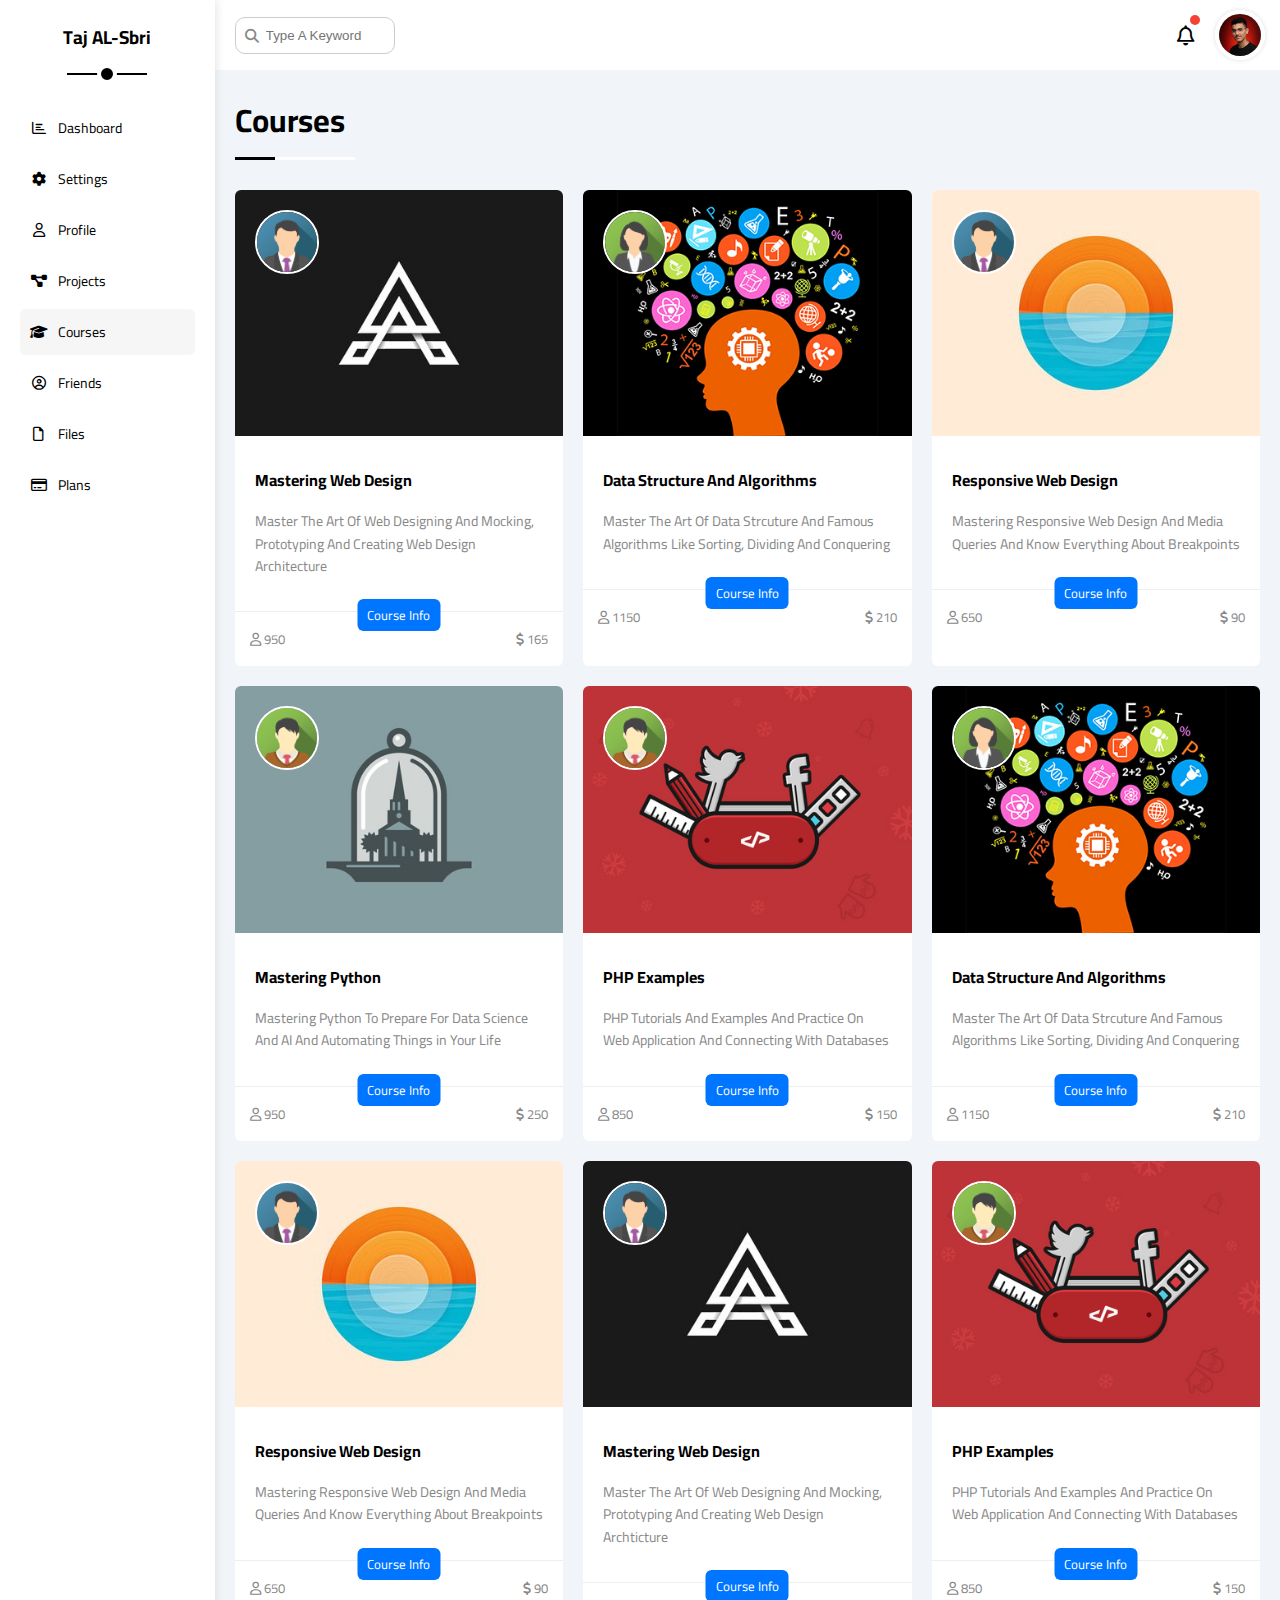
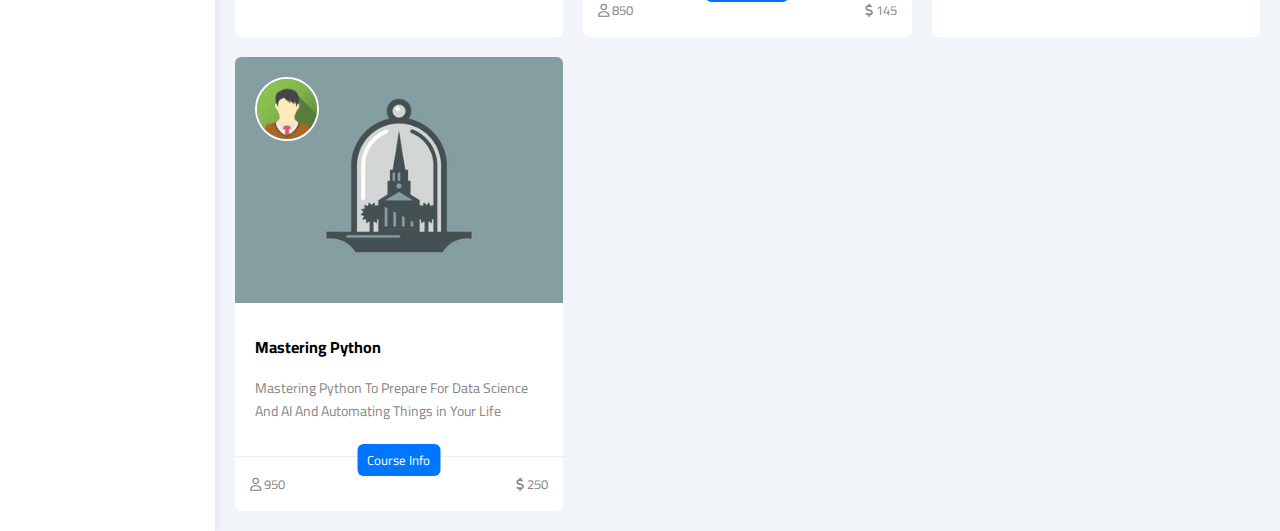
<file: courses.html>
<!DOCTYPE html>
<html lang="en">

<head>
    <meta charset="UTF-8" />
    <meta http-equiv="X-UA-Compatible" content="IE=edge" />
    <meta name="viewport" content="width=device-width, initial-scale=1.0" />
    <title>Courses</title>
    <link rel="stylesheet" href="css/all.min.css" />
    <link rel="stylesheet" href="css/framework.css" />
    <link rel="stylesheet" href="css/master.css" />
    <link rel="preconnect" href="https://fonts.googleapis.com" />
    <link rel="preconnect" href="https://fonts.gstatic.com" crossorigin />
    <link href="https://fonts.googleapis.com/css2?family=Open+Sans:wght@300;500&#038;display=swap" rel="stylesheet" />
</head>

<body>
    <div class="page d-flex">
        <div class="sidebar bg-white p-20 p-relative">
            <h3 class="p-relative txt-c mt-0">Taj AL-Sbri</h3>
            <ul>
                <li>
                    <a class="d-flex align-center fs-14 c-black rad-6 p-10" href="index.html">
                        <i class="fa-regular fa-chart-bar fa-fw"></i>
                        <span>Dashboard</span>
                    </a>
                </li>
                <li>
                    <a class="d-flex align-center fs-14 c-black rad-6 p-10" href="settings.html">
                        <i class="fa-solid fa-gear fa-fw"></i>
                        <span>Settings</span>
                    </a>
                </li>
                <li>
                    <a class="d-flex align-center fs-14 c-black rad-6 p-10" href="profile.html">
                        <i class="fa-regular fa-user fa-fw"></i>
                        <span>Profile</span>
                    </a>
                </li>
                <li>
                    <a class=" d-flex align-center fs-14 c-black rad-6 p-10" href="projects.html">
                        <i class="fa-solid fa-diagram-project fa-fw"></i>
                        <span>Projects</span>
                    </a>
                </li>
                <li>
                    <a class="active d-flex align-center fs-14 c-black rad-6 p-10" href="courses.html">
                        <i class="fa-solid fa-graduation-cap fa-fw"></i>
                        <span>Courses</span>
                    </a>
                </li>
                <li>
                    <a class="d-flex align-center fs-14 c-black rad-6 p-10" href="friends.html">
                        <i class="fa-regular fa-circle-user fa-fw"></i>
                        <span>Friends</span>
                    </a>
                </li>
                <li>
                    <a class="d-flex align-center fs-14 c-black rad-6 p-10" href="files.html">
                        <i class="fa-regular fa-file fa-fw"></i>
                        <span>Files</span>
                    </a>
                </li>
                <li>
                    <a class="d-flex align-center fs-14 c-black rad-6 p-10" href="plans.html">
                        <i class="fa-regular fa-credit-card fa-fw"></i>
                        <span>Plans</span>
                    </a>
                </li>
            </ul>
        </div>
        <div class="content w-full">
            <!-- Start Head -->
            <div class="head bg-white p-15 between-flex">
                <div class="search p-relative">
                    <input class="p-10" type="search" placeholder="Type A Keyword" />
                </div>
                <div class="icons d-flex align-center">
                    <span class="notification p-relative">
                        <i class="fa-regular fa-bell fa-lg"></i>
                    </span>
                    <img decoding="async" src="imgs/photo_5956345502217914650_y.jpg" alt="" />
                </div>
            </div>
            <!-- End Head -->
            <h1 class="p-relative">Courses</h1>
            <div class="courses-page d-grid m-20 gap-20">
                <div class="course bg-white rad-6 p-relative">
                    <img decoding="async" class="cover" src="imgs/course-01.jpg" alt="" />
                    <img decoding="async" class="instructor" src="imgs/team-01.png" alt="" />
                    <div class="p-20">
                        <h4 class="m-0">Mastering Web Design</h4>
                        <p class="description c-grey mt-15 fs-14">
                            Master The Art Of Web Designing And Mocking, Prototyping And Creating Web Design
                            Architecture
                        </p>
                    </div>
                    <div class="info p-15 p-relative between-flex">
                        <span class="title bg-blue c-white btn-shape">Course Info</span>
                        <span class="c-grey">
                            <i class="fa-regular fa-user"></i>
                            950
                        </span>
                        <span class="c-grey">
                            <i class="fa-solid fa-dollar-sign"></i>
                            165
                        </span>
                    </div>
                </div>
                <div class="course bg-white rad-6 p-relative">
                    <img decoding="async" class="cover" src="imgs/course-02.jpg" alt="" />
                    <img decoding="async" class="instructor" src="imgs/team-02.png" alt="" />
                    <div class="p-20">
                        <h4 class="m-0">Data Structure And Algorithms</h4>
                        <p class="description c-grey mt-15 fs-14">
                            Master The Art Of Data Strcuture And Famous Algorithms Like Sorting, Dividing And Conquering
                        </p>
                    </div>
                    <div class="info p-15 p-relative between-flex">
                        <span class="title bg-blue c-white btn-shape">Course Info</span>
                        <span class="c-grey"> <i class="fa-regular fa-user"></i> 1150</span>
                        <span class="c-grey"><i class="fa-solid fa-dollar-sign"></i> 210</span>
                    </div>
                </div>
                <div class="course bg-white rad-6 p-relative">
                    <img decoding="async" class="cover" src="imgs/course-03.jpg" alt="" />
                    <img decoding="async" class="instructor" src="imgs/team-01.png" alt="" />
                    <div class="p-20">
                        <h4 class="m-0">Responsive Web Design</h4>
                        <p class="description c-grey mt-15 fs-14">
                            Mastering Responsive Web Design And Media Queries And Know Everything About Breakpoints
                        </p>
                    </div>
                    <div class="info p-15 p-relative between-flex">
                        <span class="title bg-blue c-white btn-shape">Course Info</span>
                        <span class="c-grey"> <i class="fa-regular fa-user"></i> 650</span>
                        <span class="c-grey"><i class="fa-solid fa-dollar-sign"></i> 90</span>
                    </div>
                </div>
                <div class="course bg-white rad-6 p-relative">
                    <img decoding="async" class="cover" src="imgs/course-04.jpg" alt="" />
                    <img decoding="async" class="instructor" src="imgs/team-03.png" alt="" />
                    <div class="p-20">
                        <h4 class="m-0">Mastering Python</h4>
                        <p class="description c-grey mt-15 fs-14">
                            Mastering Python To Prepare For Data Science And AI And Automating Things in Your Life
                        </p>
                    </div>
                    <div class="info p-15 p-relative between-flex">
                        <span class="title bg-blue c-white btn-shape">Course Info</span>
                        <span class="c-grey"> <i class="fa-regular fa-user"></i> 950</span>
                        <span class="c-grey"><i class="fa-solid fa-dollar-sign"></i> 250</span>
                    </div>
                </div>
                <div class="course bg-white rad-6 p-relative">
                    <img decoding="async" class="cover" src="imgs/course-05.jpg" alt="" />
                    <img decoding="async" class="instructor" src="imgs/team-03.png" alt="" />
                    <div class="p-20">
                        <h4 class="m-0">PHP Examples</h4>
                        <p class="description c-grey mt-15 fs-14">
                            PHP Tutorials And Examples And Practice On Web Application And Connecting With Databases
                        </p>
                    </div>
                    <div class="info p-15 p-relative between-flex">
                        <span class="title bg-blue c-white btn-shape">Course Info</span>
                        <span class="c-grey"> <i class="fa-regular fa-user"></i> 850</span>
                        <span class="c-grey"><i class="fa-solid fa-dollar-sign"></i> 150</span>
                    </div>
                </div>
                <div class="course bg-white rad-6 p-relative">
                    <img decoding="async" class="cover" src="imgs/course-02.jpg" alt="" />
                    <img decoding="async" class="instructor" src="imgs/team-02.png" alt="" />
                    <div class="p-20">
                        <h4 class="m-0">Data Structure And Algorithms</h4>
                        <p class="description c-grey mt-15 fs-14">
                            Master The Art Of Data Strcuture And Famous Algorithms Like Sorting, Dividing And Conquering
                        </p>
                    </div>
                    <div class="info p-15 p-relative between-flex">
                        <span class="title bg-blue c-white btn-shape">Course Info</span>
                        <span class="c-grey"> <i class="fa-regular fa-user"></i> 1150</span>
                        <span class="c-grey"><i class="fa-solid fa-dollar-sign"></i> 210</span>
                    </div>
                </div>
                <div class="course bg-white rad-6 p-relative">
                    <img decoding="async" class="cover" src="imgs/course-03.jpg" alt="" />
                    <img decoding="async" class="instructor" src="imgs/team-01.png" alt="" />
                    <div class="p-20">
                        <h4 class="m-0">Responsive Web Design</h4>
                        <p class="description c-grey mt-15 fs-14">
                            Mastering Responsive Web Design And Media Queries And Know Everything About Breakpoints
                        </p>
                    </div>
                    <div class="info p-15 p-relative between-flex">
                        <span class="title bg-blue c-white btn-shape">Course Info</span>
                        <span class="c-grey"> <i class="fa-regular fa-user"></i> 650</span>
                        <span class="c-grey"><i class="fa-solid fa-dollar-sign"></i> 90</span>
                    </div>
                </div>
                <div class="course bg-white rad-6 p-relative">
                    <img decoding="async" class="cover" src="imgs/course-01.jpg" alt="" />
                    <img decoding="async" class="instructor" src="imgs/team-01.png" alt="" />
                    <div class="p-20">
                        <h4 class="m-0">Mastering Web Design</h4>
                        <p class="description c-grey mt-15 fs-14">
                            Master The Art Of Web Designing And Mocking, Prototyping And Creating Web Design Archticture
                        </p>
                    </div>
                    <div class="info p-15 p-relative between-flex">
                        <span class="title bg-blue c-white btn-shape">Course Info</span>
                        <span class="c-grey"> <i class="fa-regular fa-user"></i> 850</span>
                        <span class="c-grey"><i class="fa-solid fa-dollar-sign"></i> 145</span>
                    </div>
                </div>
                <div class="course bg-white rad-6 p-relative">
                    <img decoding="async" class="cover" src="imgs/course-05.jpg" alt="" />
                    <img decoding="async" class="instructor" src="imgs/team-03.png" alt="" />
                    <div class="p-20">
                        <h4 class="m-0">PHP Examples</h4>
                        <p class="description c-grey mt-15 fs-14">
                            PHP Tutorials And Examples And Practice On Web Application And Connecting With Databases
                        </p>
                    </div>
                    <div class="info p-15 p-relative between-flex">
                        <span class="title bg-blue c-white btn-shape">Course Info</span>
                        <span class="c-grey"> <i class="fa-regular fa-user"></i> 850</span>
                        <span class="c-grey"><i class="fa-solid fa-dollar-sign"></i> 150</span>
                    </div>
                </div>
                <div class="course bg-white rad-6 p-relative">
                    <img decoding="async" class="cover" src="imgs/course-04.jpg" alt="" />
                    <img decoding="async" class="instructor" src="imgs/team-03.png" alt="" />
                    <div class="p-20">
                        <h4 class="m-0">Mastering Python</h4>
                        <p class="description c-grey mt-15 fs-14">
                            Mastering Python To Prepare For Data Science And AI And Automating Things in Your Life
                        </p>
                    </div>
                    <div class="info p-15 p-relative between-flex">
                        <span class="title bg-blue c-white btn-shape">Course Info</span>
                        <span class="c-grey"> <i class="fa-regular fa-user"></i> 950</span>
                        <span class="c-grey"><i class="fa-solid fa-dollar-sign"></i> 250</span>
                    </div>
                </div>
            </div>
        </div>
    </div>
</body>

</html>
</file>
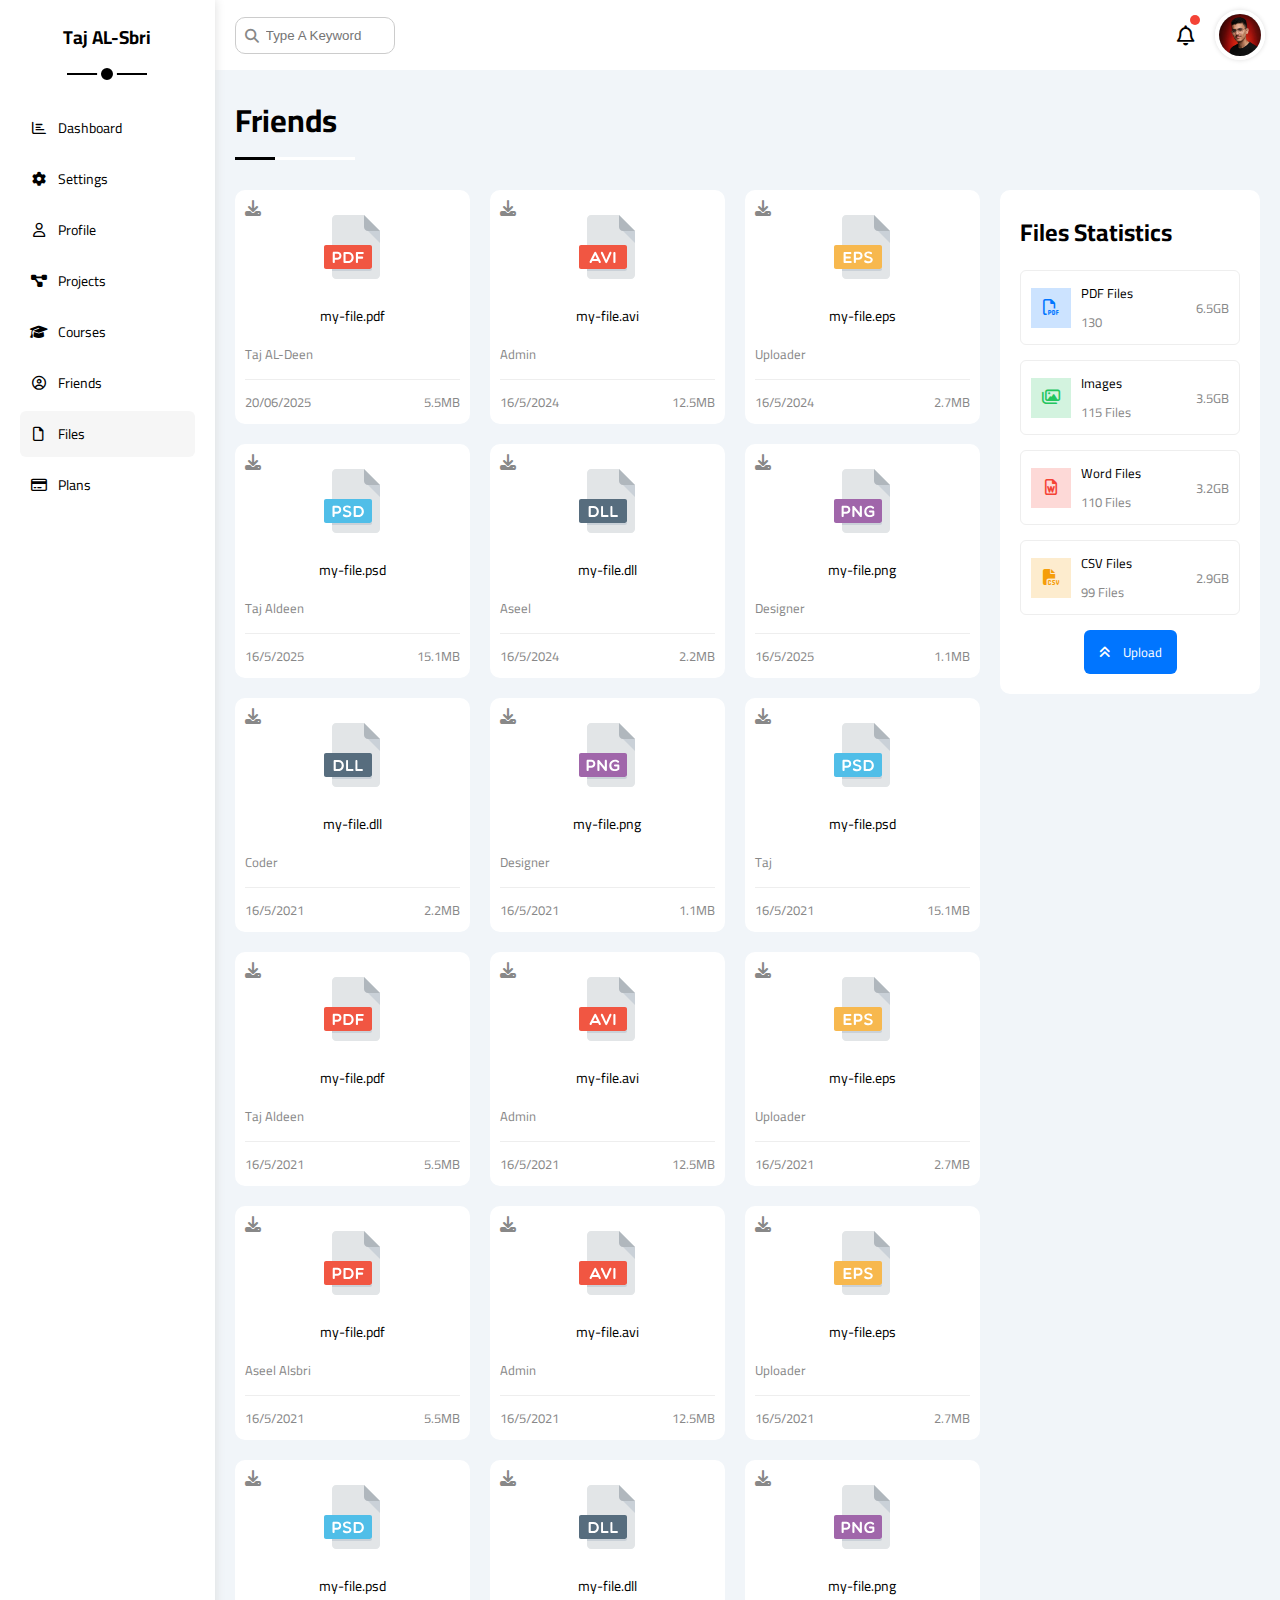
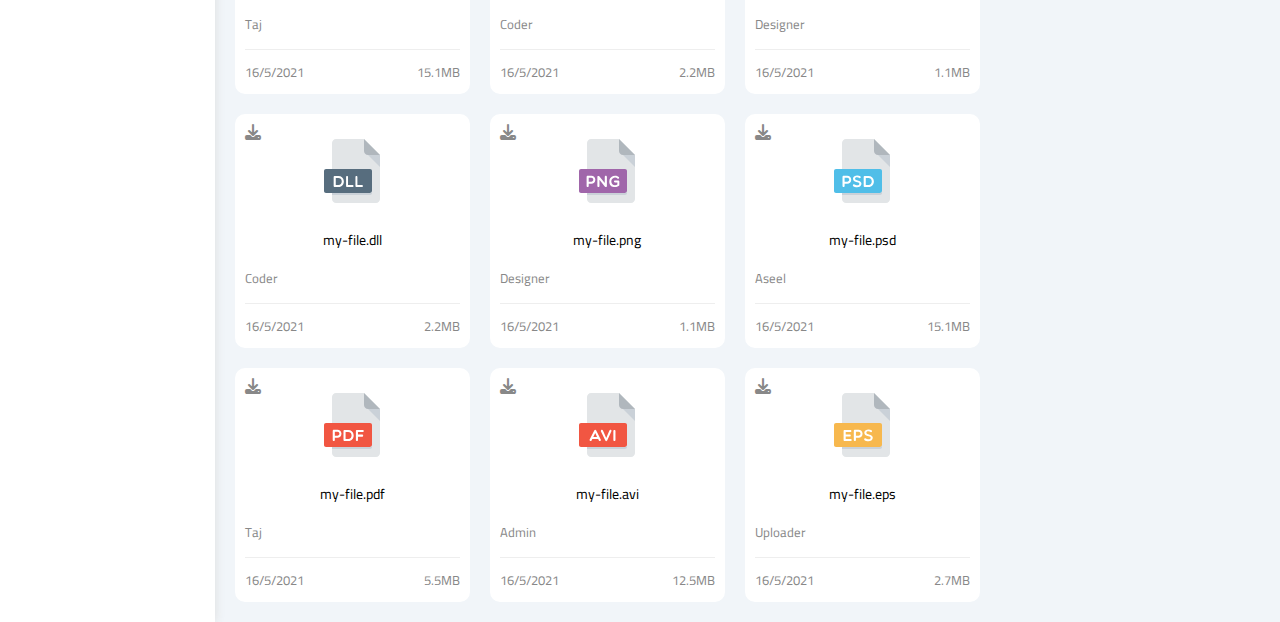
<file: files.html>
<!DOCTYPE html>
<html lang="en">

<head>
    <meta charset="UTF-8" />
    <meta http-equiv="X-UA-Compatible" content="IE=edge" />
    <meta name="viewport" content="width=device-width, initial-scale=1.0" />
    <title>Friends</title>
    <link rel="stylesheet" href="css/all.min.css" />
    <link rel="stylesheet" href="css/framework.css" />
    <link rel="stylesheet" href="css/master.css" />
    <link rel="preconnect" href="https://fonts.googleapis.com" />
    <link rel="preconnect" href="https://fonts.gstatic.com" crossorigin />
    <link href="https://fonts.googleapis.com/css2?family=Open+Sans:wght@300;500&#038;display=swap" rel="stylesheet" />
</head>

<body>
    <div class="page d-flex">
        <div class="sidebar bg-white p-20 p-relative">
            <h3 class="p-relative txt-c mt-0">Taj AL-Sbri</h3>
            <ul>
                <li>
                    <a class="d-flex align-center fs-14 c-black rad-6 p-10" href="index.html">
                        <i class="fa-regular fa-chart-bar fa-fw"></i>
                        <span>Dashboard</span>
                    </a>
                </li>
                <li>
                    <a class="d-flex align-center fs-14 c-black rad-6 p-10" href="settings.html">
                        <i class="fa-solid fa-gear fa-fw"></i>
                        <span>Settings</span>
                    </a>
                </li>
                <li>
                    <a class="d-flex align-center fs-14 c-black rad-6 p-10" href="profile.html">
                        <i class="fa-regular fa-user fa-fw"></i>
                        <span>Profile</span>
                    </a>
                </li>
                <li>
                    <a class=" d-flex align-center fs-14 c-black rad-6 p-10" href="projects.html">
                        <i class="fa-solid fa-diagram-project fa-fw"></i>
                        <span>Projects</span>
                    </a>
                </li>
                <li>
                    <a class="d-flex align-center fs-14 c-black rad-6 p-10" href="courses.html">
                        <i class="fa-solid fa-graduation-cap fa-fw"></i>
                        <span>Courses</span>
                    </a>
                </li>
                <li>
                    <a class=" d-flex align-center fs-14 c-black rad-6 p-10" href="friends.html">
                        <i class="fa-regular fa-circle-user fa-fw"></i>
                        <span>Friends</span>
                    </a>
                </li>
                <li>
                    <a class=" active d-flex align-center fs-14 c-black rad-6 p-10" href="files.html">
                        <i class="fa-regular fa-file fa-fw"></i>
                        <span>Files</span>
                    </a>
                </li>
                <li>
                    <a class="d-flex align-center fs-14 c-black rad-6 p-10" href="plans.html">
                        <i class="fa-regular fa-credit-card fa-fw"></i>
                        <span>Plans</span>
                    </a>
                </li>
            </ul>
        </div>
        <div class="content w-full">
            <!-- Start Head -->
            <div class="head bg-white p-15 between-flex">
                <div class="search p-relative">
                    <input class="p-10" type="search" placeholder="Type A Keyword" />
                </div>
                <div class="icons d-flex align-center">
                    <span class="notification p-relative">
                        <i class="fa-regular fa-bell fa-lg"></i>
                    </span>
                    <img decoding="async" src="imgs/photo_5956345502217914650_y.jpg" alt="" />
                </div>
            </div>
            <!-- End Head -->
            <h1 class="p-relative">Friends</h1>
            <div class="files-page d-flex m-20 gap-20">
                <div class="files-stats p-20 bg-white rad-10">
                    <h2 class="mt-0 mb-15 txt-c-mobile">Files Statistics</h2>
                    <div class="d-flex align-center border-eee p-10 rad-6 mb-15 fs-13">
                        <i class="fa-regular fa-file-pdf fa-lg blue center-flex c-blue icon"></i>
                        <div class="info">
                            <span>PDF Files</span>
                            <span class="c-grey d-block mt-5">130</span>
                        </div>
                        <div class="size c-grey">6.5GB</div>
                    </div>
                    <div class="d-flex align-center border-eee p-10 rad-6 mb-15 fs-13">
                        <i class="fa-regular fa-images fa-lg green center-flex c-green icon"></i>
                        <div class="info">
                            <span>Images</span>
                            <span class="c-grey d-block mt-5">115 Files</span>
                        </div>
                        <div class="size c-grey">3.5GB</div>
                    </div>
                    <div class="d-flex align-center border-eee p-10 rad-6 mb-15 fs-13">
                        <i class="fa-regular fa-file-word fa-lg red center-flex c-red icon"></i>
                        <div class="info">
                            <span>Word Files</span>
                            <span class="c-grey d-block mt-5">110 Files</span>
                        </div>
                        <div class="size c-grey">3.2GB</div>
                    </div>
                    <div class="d-flex align-center border-eee p-10 rad-6 fs-13">
                        <i class="fa-solid fa-file-csv fa-lg orange center-flex c-orange icon"></i>
                        <div class="info">
                            <span>CSV Files</span>
                            <span class="c-grey d-block mt-5">99 Files</span>
                        </div>
                        <div class="size c-grey">2.9GB</div>
                    </div>
                    <a class="upload bg-blue c-white fs-13 rad-6 d-block w-fit" href="#">
                        <i class="fa-solid fa-angles-up mr-10"></i>
                        Upload
                    </a>
                </div>
                <div class="files-content d-grid gap-20">
                    <div class="file bg-white p-10 rad-10">
                        <i class="fa-solid fa-download c-grey p-absolute"></i>
                        <div class="icon txt-c">
                            <img decoding="async" class="mt-15 mb-15" src="imgs/pdf.svg" alt="" />
                        </div>
                        <div class="txt-c mb-10 fs-14">my-file.pdf</div>
                        <p class="c-grey fs-13">Taj AL-Deen</p>
                        <div class="info between-flex mt-10 pt-10 fs-13 c-grey">
                            <span>20/06/2025</span>
                            <span>5.5MB</span>
                        </div>
                    </div>
                    <div class="file bg-white p-10 rad-10">
                        <i class="fa-solid fa-download c-grey p-absolute"></i>
                        <div class="icon txt-c">
                            <img decoding="async" class="mt-15 mb-15" src="imgs/avi.svg" alt="" />
                        </div>
                        <div class="txt-c mb-10 fs-14">my-file.avi</div>
                        <p class="c-grey fs-13">Admin</p>
                        <div class="info between-flex mt-10 pt-10 fs-13 c-grey">
                            <span>16/5/2024</span>
                            <span>12.5MB</span>
                        </div>
                    </div>
                    <div class="file bg-white p-10 rad-10">
                        <i class="fa-solid fa-download c-grey p-absolute"></i>
                        <div class="icon txt-c">
                            <img decoding="async" class="mt-15 mb-15" src="imgs/eps.svg" alt="" />
                        </div>
                        <div class="txt-c mb-10 fs-14">my-file.eps</div>
                        <p class="c-grey fs-13">Uploader</p>
                        <div class="info between-flex mt-10 pt-10 fs-13 c-grey">
                            <span>16/5/2024</span>
                            <span>2.7MB</span>
                        </div>
                    </div>
                    <div class="file bg-white p-10 rad-10">
                        <i class="fa-solid fa-download c-grey p-absolute"></i>
                        <div class="icon txt-c">
                            <img decoding="async" class="mt-15 mb-15" src="imgs/psd.svg" alt="" />
                        </div>
                        <div class="txt-c mb-10 fs-14">my-file.psd</div>
                        <p class="c-grey fs-13">Taj Aldeen</p>
                        <div class="info between-flex mt-10 pt-10 fs-13 c-grey">
                            <span>16/5/2025</span>
                            <span>15.1MB</span>
                        </div>
                    </div>
                    <div class="file bg-white p-10 rad-10">
                        <i class="fa-solid fa-download c-grey p-absolute"></i>
                        <div class="icon txt-c">
                            <img decoding="async" class="mt-15 mb-15" src="imgs/dll.svg" alt="" />
                        </div>
                        <div class="txt-c mb-10 fs-14">my-file.dll</div>
                        <p class="c-grey fs-13">Aseel</p>
                        <div class="info between-flex mt-10 pt-10 fs-13 c-grey">
                            <span>16/5/2024</span>
                            <span>2.2MB</span>
                        </div>
                    </div>
                    <div class="file bg-white p-10 rad-10">
                        <i class="fa-solid fa-download c-grey p-absolute"></i>
                        <div class="icon txt-c">
                            <img decoding="async" class="mt-15 mb-15" src="imgs/png.svg" alt="" />
                        </div>
                        <div class="txt-c mb-10 fs-14">my-file.png</div>
                        <p class="c-grey fs-13">Designer</p>
                        <div class="info between-flex mt-10 pt-10 fs-13 c-grey">
                            <span>16/5/2025</span>
                            <span>1.1MB</span>
                        </div>
                    </div>
                    <div class="file bg-white p-10 rad-10">
                        <i class="fa-solid fa-download c-grey p-absolute"></i>
                        <div class="icon txt-c">
                            <img decoding="async" class="mt-15 mb-15" src="imgs/dll.svg" alt="" />
                        </div>
                        <div class="txt-c mb-10 fs-14">my-file.dll</div>
                        <p class="c-grey fs-13">Coder</p>
                        <div class="info between-flex mt-10 pt-10 fs-13 c-grey">
                            <span>16/5/2021</span>
                            <span>2.2MB</span>
                        </div>
                    </div>
                    <div class="file bg-white p-10 rad-10">
                        <i class="fa-solid fa-download c-grey p-absolute"></i>
                        <div class="icon txt-c">
                            <img decoding="async" class="mt-15 mb-15" src="imgs/png.svg" alt="" />
                        </div>
                        <div class="txt-c mb-10 fs-14">my-file.png</div>
                        <p class="c-grey fs-13">Designer</p>
                        <div class="info between-flex mt-10 pt-10 fs-13 c-grey">
                            <span>16/5/2021</span>
                            <span>1.1MB</span>
                        </div>
                    </div>
                    <div class="file bg-white p-10 rad-10">
                        <i class="fa-solid fa-download c-grey p-absolute"></i>
                        <div class="icon txt-c">
                            <img decoding="async" class="mt-15 mb-15" src="imgs/psd.svg" alt="" />
                        </div>
                        <div class="txt-c mb-10 fs-14">my-file.psd</div>
                        <p class="c-grey fs-13">Taj</p>
                        <div class="info between-flex mt-10 pt-10 fs-13 c-grey">
                            <span>16/5/2021</span>
                            <span>15.1MB</span>
                        </div>
                    </div>
                    <div class="file bg-white p-10 rad-10">
                        <i class="fa-solid fa-download c-grey p-absolute"></i>
                        <div class="icon txt-c">
                            <img decoding="async" class="mt-15 mb-15" src="imgs/pdf.svg" alt="" />
                        </div>
                        <div class="txt-c mb-10 fs-14">my-file.pdf</div>
                        <p class="c-grey fs-13">Taj Aldeen</p>
                        <div class="info between-flex mt-10 pt-10 fs-13 c-grey">
                            <span>16/5/2021</span>
                            <span>5.5MB</span>
                        </div>
                    </div>
                    <div class="file bg-white p-10 rad-10">
                        <i class="fa-solid fa-download c-grey p-absolute"></i>
                        <div class="icon txt-c">
                            <img decoding="async" class="mt-15 mb-15" src="imgs/avi.svg" alt="" />
                        </div>
                        <div class="txt-c mb-10 fs-14">my-file.avi</div>
                        <p class="c-grey fs-13">Admin</p>
                        <div class="info between-flex mt-10 pt-10 fs-13 c-grey">
                            <span>16/5/2021</span>
                            <span>12.5MB</span>
                        </div>
                    </div>
                    <div class="file bg-white p-10 rad-10">
                        <i class="fa-solid fa-download c-grey p-absolute"></i>
                        <div class="icon txt-c">
                            <img decoding="async" class="mt-15 mb-15" src="imgs/eps.svg" alt="" />
                        </div>
                        <div class="txt-c mb-10 fs-14">my-file.eps</div>
                        <p class="c-grey fs-13">Uploader</p>
                        <div class="info between-flex mt-10 pt-10 fs-13 c-grey">
                            <span>16/5/2021</span>
                            <span>2.7MB</span>
                        </div>
                    </div>
                    <div class="file bg-white p-10 rad-10">
                        <i class="fa-solid fa-download c-grey p-absolute"></i>
                        <div class="icon txt-c">
                            <img decoding="async" class="mt-15 mb-15" src="imgs/pdf.svg" alt="" />
                        </div>
                        <div class="txt-c mb-10 fs-14">my-file.pdf</div>
                        <p class="c-grey fs-13">Aseel Alsbri</p>
                        <div class="info between-flex mt-10 pt-10 fs-13 c-grey">
                            <span>16/5/2021</span>
                            <span>5.5MB</span>
                        </div>
                    </div>
                    <div class="file bg-white p-10 rad-10">
                        <i class="fa-solid fa-download c-grey p-absolute"></i>
                        <div class="icon txt-c">
                            <img decoding="async" class="mt-15 mb-15" src="imgs/avi.svg" alt="" />
                        </div>
                        <div class="txt-c mb-10 fs-14">my-file.avi</div>
                        <p class="c-grey fs-13">Admin</p>
                        <div class="info between-flex mt-10 pt-10 fs-13 c-grey">
                            <span>16/5/2021</span>
                            <span>12.5MB</span>
                        </div>
                    </div>
                    <div class="file bg-white p-10 rad-10">
                        <i class="fa-solid fa-download c-grey p-absolute"></i>
                        <div class="icon txt-c">
                            <img decoding="async" class="mt-15 mb-15" src="imgs/eps.svg" alt="" />
                        </div>
                        <div class="txt-c mb-10 fs-14">my-file.eps</div>
                        <p class="c-grey fs-13">Uploader</p>
                        <div class="info between-flex mt-10 pt-10 fs-13 c-grey">
                            <span>16/5/2021</span>
                            <span>2.7MB</span>
                        </div>
                    </div>
                    <div class="file bg-white p-10 rad-10">
                        <i class="fa-solid fa-download c-grey p-absolute"></i>
                        <div class="icon txt-c">
                            <img decoding="async" class="mt-15 mb-15" src="imgs/psd.svg" alt="" />
                        </div>
                        <div class="txt-c mb-10 fs-14">my-file.psd</div>
                        <p class="c-grey fs-13">Taj</p>
                        <div class="info between-flex mt-10 pt-10 fs-13 c-grey">
                            <span>16/5/2021</span>
                            <span>15.1MB</span>
                        </div>
                    </div>
                    <div class="file bg-white p-10 rad-10">
                        <i class="fa-solid fa-download c-grey p-absolute"></i>
                        <div class="icon txt-c">
                            <img decoding="async" class="mt-15 mb-15" src="imgs/dll.svg" alt="" />
                        </div>
                        <div class="txt-c mb-10 fs-14">my-file.dll</div>
                        <p class="c-grey fs-13">Coder</p>
                        <div class="info between-flex mt-10 pt-10 fs-13 c-grey">
                            <span>16/5/2021</span>
                            <span>2.2MB</span>
                        </div>
                    </div>
                    <div class="file bg-white p-10 rad-10">
                        <i class="fa-solid fa-download c-grey p-absolute"></i>
                        <div class="icon txt-c">
                            <img decoding="async" class="mt-15 mb-15" src="imgs/png.svg" alt="" />
                        </div>
                        <div class="txt-c mb-10 fs-14">my-file.png</div>
                        <p class="c-grey fs-13">Designer</p>
                        <div class="info between-flex mt-10 pt-10 fs-13 c-grey">
                            <span>16/5/2021</span>
                            <span>1.1MB</span>
                        </div>
                    </div>
                    <div class="file bg-white p-10 rad-10">
                        <i class="fa-solid fa-download c-grey p-absolute"></i>
                        <div class="icon txt-c">
                            <img decoding="async" class="mt-15 mb-15" src="imgs/dll.svg" alt="" />
                        </div>
                        <div class="txt-c mb-10 fs-14">my-file.dll</div>
                        <p class="c-grey fs-13">Coder</p>
                        <div class="info between-flex mt-10 pt-10 fs-13 c-grey">
                            <span>16/5/2021</span>
                            <span>2.2MB</span>
                        </div>
                    </div>
                    <div class="file bg-white p-10 rad-10">
                        <i class="fa-solid fa-download c-grey p-absolute"></i>
                        <div class="icon txt-c">
                            <img decoding="async" class="mt-15 mb-15" src="imgs/png.svg" alt="" />
                        </div>
                        <div class="txt-c mb-10 fs-14">my-file.png</div>
                        <p class="c-grey fs-13">Designer</p>
                        <div class="info between-flex mt-10 pt-10 fs-13 c-grey">
                            <span>16/5/2021</span>
                            <span>1.1MB</span>
                        </div>
                    </div>
                    <div class="file bg-white p-10 rad-10">
                        <i class="fa-solid fa-download c-grey p-absolute"></i>
                        <div class="icon txt-c">
                            <img decoding="async" class="mt-15 mb-15" src="imgs/psd.svg" alt="" />
                        </div>
                        <div class="txt-c mb-10 fs-14">my-file.psd</div>
                        <p class="c-grey fs-13">Aseel</p>
                        <div class="info between-flex mt-10 pt-10 fs-13 c-grey">
                            <span>16/5/2021</span>
                            <span>15.1MB</span>
                        </div>
                    </div>
                    <div class="file bg-white p-10 rad-10">
                        <i class="fa-solid fa-download c-grey p-absolute"></i>
                        <div class="icon txt-c">
                            <img decoding="async" class="mt-15 mb-15" src="imgs/pdf.svg" alt="" />
                        </div>
                        <div class="txt-c mb-10 fs-14">my-file.pdf</div>
                        <p class="c-grey fs-13">Taj</p>
                        <div class="info between-flex mt-10 pt-10 fs-13 c-grey">
                            <span>16/5/2021</span>
                            <span>5.5MB</span>
                        </div>
                    </div>
                    <div class="file bg-white p-10 rad-10">
                        <i class="fa-solid fa-download c-grey p-absolute"></i>
                        <div class="icon txt-c">
                            <img decoding="async" class="mt-15 mb-15" src="imgs/avi.svg" alt="" />
                        </div>
                        <div class="txt-c mb-10 fs-14">my-file.avi</div>
                        <p class="c-grey fs-13">Admin</p>
                        <div class="info between-flex mt-10 pt-10 fs-13 c-grey">
                            <span>16/5/2021</span>
                            <span>12.5MB</span>
                        </div>
                    </div>
                    <div class="file bg-white p-10 rad-10">
                        <i class="fa-solid fa-download c-grey p-absolute"></i>
                        <div class="icon txt-c">
                            <img decoding="async" class="mt-15 mb-15" src="imgs/eps.svg" alt="" />
                        </div>
                        <div class="txt-c mb-10 fs-14">my-file.eps</div>
                        <p class="c-grey fs-13">Uploader</p>
                        <div class="info between-flex mt-10 pt-10 fs-13 c-grey">
                            <span>16/5/2021</span>
                            <span>2.7MB</span>
                        </div>
                    </div>
                </div>
            </div>
        </div>
    </div>
</body>

</html>
</file>
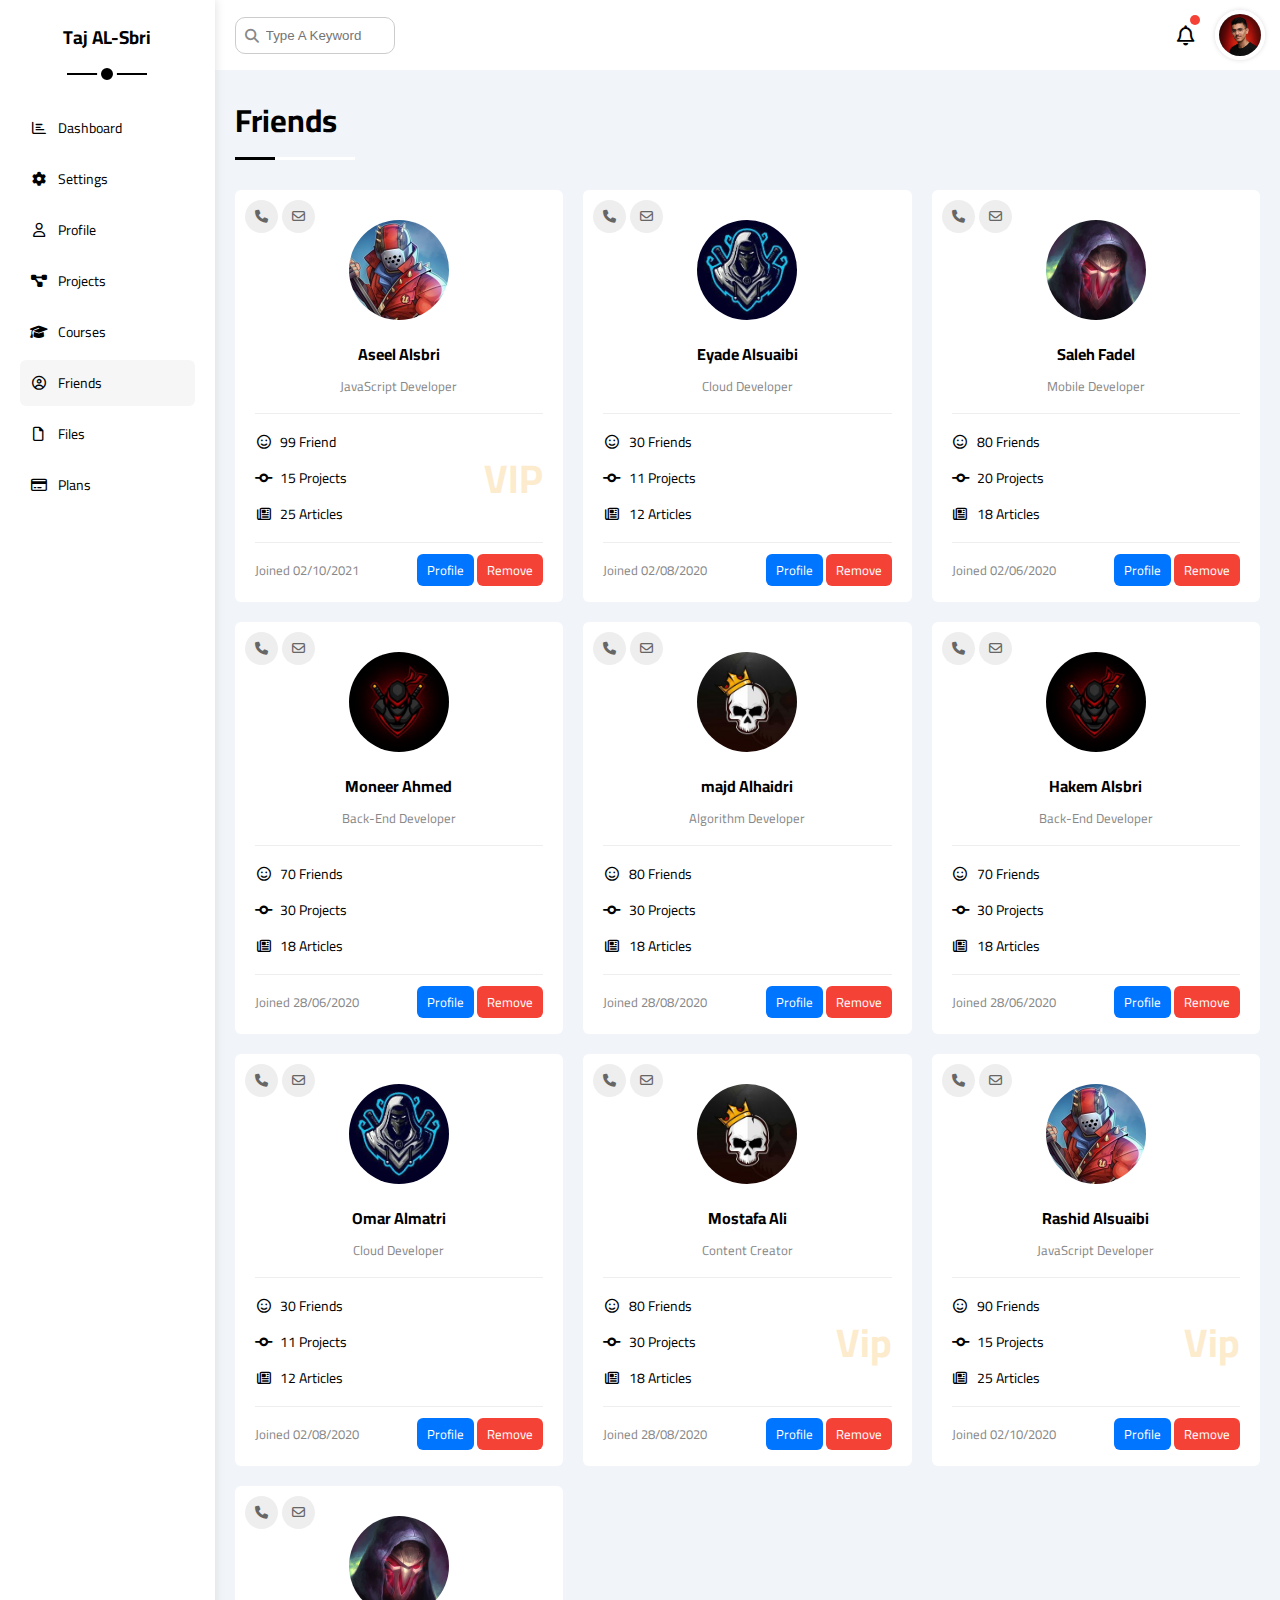
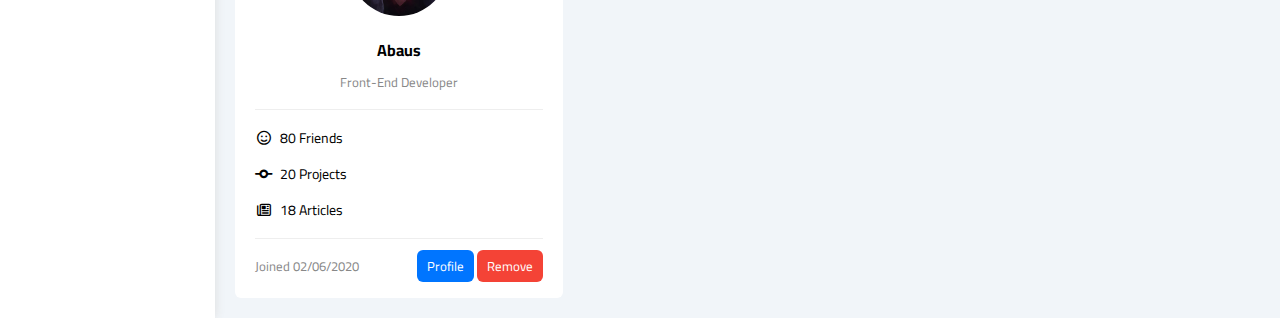
<file: friends.html>
<!DOCTYPE html>
<html lang="en">

<head>
    <meta charset="UTF-8" />
    <meta http-equiv="X-UA-Compatible" content="IE=edge" />
    <meta name="viewport" content="width=device-width, initial-scale=1.0" />
    <title>Friends</title>
    <link rel="stylesheet" href="css/all.min.css" />
    <link rel="stylesheet" href="css/framework.css" />
    <link rel="stylesheet" href="css/master.css" />
    <link rel="preconnect" href="https://fonts.googleapis.com" />
    <link rel="preconnect" href="https://fonts.gstatic.com" crossorigin />
    <link href="https://fonts.googleapis.com/css2?family=Open+Sans:wght@300;500&#038;display=swap" rel="stylesheet" />
</head>

<body>
    <div class="page d-flex">
        <div class="sidebar bg-white p-20 p-relative">
            <h3 class="p-relative txt-c mt-0">Taj AL-Sbri</h3>
            <ul>
                <li>
                    <a class="d-flex align-center fs-14 c-black rad-6 p-10" href="index.html">
                        <i class="fa-regular fa-chart-bar fa-fw"></i>
                        <span>Dashboard</span>
                    </a>
                </li>
                <li>
                    <a class="d-flex align-center fs-14 c-black rad-6 p-10" href="settings.html">
                        <i class="fa-solid fa-gear fa-fw"></i>
                        <span>Settings</span>
                    </a>
                </li>
                <li>
                    <a class="d-flex align-center fs-14 c-black rad-6 p-10" href="profile.html">
                        <i class="fa-regular fa-user fa-fw"></i>
                        <span>Profile</span>
                    </a>
                </li>
                <li>
                    <a class=" d-flex align-center fs-14 c-black rad-6 p-10" href="projects.html">
                        <i class="fa-solid fa-diagram-project fa-fw"></i>
                        <span>Projects</span>
                    </a>
                </li>
                <li>
                    <a class="d-flex align-center fs-14 c-black rad-6 p-10" href="courses.html">
                        <i class="fa-solid fa-graduation-cap fa-fw"></i>
                        <span>Courses</span>
                    </a>
                </li>
                <li>
                    <a class="active d-flex align-center fs-14 c-black rad-6 p-10" href="friends.html">
                        <i class="fa-regular fa-circle-user fa-fw"></i>
                        <span>Friends</span>
                    </a>
                </li>
                <li>
                    <a class="d-flex align-center fs-14 c-black rad-6 p-10" href="files.html">
                        <i class="fa-regular fa-file fa-fw"></i>
                        <span>Files</span>
                    </a>
                </li>
                <li>
                    <a class="d-flex align-center fs-14 c-black rad-6 p-10" href="plans.html">
                        <i class="fa-regular fa-credit-card fa-fw"></i>
                        <span>Plans</span>
                    </a>
                </li>
            </ul>
        </div>
        <div class="content w-full">
            <!-- Start Head -->
            <div class="head bg-white p-15 between-flex">
                <div class="search p-relative">
                    <input class="p-10" type="search" placeholder="Type A Keyword" />
                </div>
                <div class="icons d-flex align-center">
                    <span class="notification p-relative">
                        <i class="fa-regular fa-bell fa-lg"></i>
                    </span>
                    <img decoding="async" src="imgs/photo_5956345502217914650_y.jpg" alt="" />
                </div>
            </div>
            <!-- End Head -->
            <h1 class="p-relative">Friends</h1>
            <div class="friends-page d-grid m-20 gap-20">
                <div class="friend bg-white rad-6 p-20 p-relative">
                    <div class="contact">
                        <i class="fa-solid fa-phone"></i>
                        <i class="fa-regular fa-envelope"></i>
                    </div>
                    <div class="txt-c">
                        <img decoding="async" class="rad-half mt-10 mb-10 w-100 h-100" src="imgs/friend-01.jpg"
                            alt="" />
                        <h4 class="m-0">Aseel Alsbri</h4>
                        <p class="c-grey fs-13 mt-5 mb-0">JavaScript Developer</p>
                    </div>
                    <div class="icons fs-14 p-relative">
                        <div class="mb-10">
                            <i class="fa-regular fa-face-smile fa-fw"></i>
                            <span>99 Friend</span>
                        </div>
                        <div class="mb-10">
                            <i class="fa-solid fa-code-commit fa-fw"></i>
                            <span>15 Projects</span>
                        </div>
                        <div>
                            <i class="fa-regular fa-newspaper fa-fw"></i>
                            <span>25 Articles</span>
                        </div>
                        <span class="vip fw-bold c-orange">VIP</span>
                    </div>
                    <div class="info between-flex fs-13">
                        <span class="c-grey">Joined 02/10/2021</span>
                        <div>
                            <a class="bg-blue c-white btn-shape" href="profile.html">Profile</a>
                            <a class="bg-red c-white btn-shape" href="#">Remove</a>
                        </div>
                    </div>
                </div>
                <div class="friend bg-white rad-6 p-20 p-relative">
                    <div class="contact">
                        <i class="fa-solid fa-phone"></i>
                        <i class="fa-regular fa-envelope"></i>
                    </div>
                    <div class="txt-c">
                        <img decoding="async" class="rad-half mt-10 mb-10 w-100 h-100" src="imgs/friend-02.jpg"
                            alt="" />
                        <h4 class="m-0">Eyade Alsuaibi</h4>
                        <p class="c-grey fs-13 mt-5 mb-0">Cloud Developer</p>
                    </div>
                    <div class="icons fs-14 p-relative">
                        <div class="mb-10">
                            <i class="fa-regular fa-face-smile fa-fw"></i>
                            <span>30 Friends</span>
                        </div>
                        <div class="mb-10">
                            <i class="fa-solid fa-code-commit fa-fw"></i>
                            <span>11 Projects</span>
                        </div>
                        <div>
                            <i class="fa-regular fa-newspaper fa-fw"></i>
                            <span>12 Articles</span>
                        </div>
                    </div>
                    <div class="info between-flex fs-13">
                        <span class="c-grey">Joined 02/08/2020</span>
                        <div>
                            <a class="bg-blue c-white btn-shape" href="profile.html">Profile</a>
                            <a class="bg-red c-white btn-shape" href="">Remove</a>
                        </div>
                    </div>
                </div>
                <div class="friend bg-white rad-6 p-20 p-relative">
                    <div class="contact">
                        <i class="fa-solid fa-phone"></i>
                        <i class="fa-regular fa-envelope"></i>
                    </div>
                    <div class="txt-c">
                        <img decoding="async" class="rad-half mt-10 mb-10 w-100 h-100" src="imgs/friend-03.jpg"
                            alt="" />
                        <h4 class="m-0">Saleh Fadel</h4>
                        <p class="c-grey fs-13 mt-5 mb-0">Mobile Developer</p>
                    </div>
                    <div class="icons fs-14 p-relative">
                        <div class="mb-10">
                            <i class="fa-regular fa-face-smile fa-fw"></i>
                            <span>80 Friends</span>
                        </div>
                        <div class="mb-10">
                            <i class="fa-solid fa-code-commit fa-fw"></i>
                            <span>20 Projects</span>
                        </div>
                        <div>
                            <i class="fa-regular fa-newspaper fa-fw"></i>
                            <span>18 Articles</span>
                        </div>
                    </div>
                    <div class="info between-flex fs-13">
                        <span class="c-grey">Joined 02/06/2020</span>
                        <div>
                            <a class="bg-blue c-white btn-shape" href="profile.html">Profile</a>
                            <a class="bg-red c-white btn-shape" href="">Remove</a>
                        </div>
                    </div>
                </div>
                <div class="friend bg-white rad-6 p-20 p-relative">
                    <div class="contact">
                        <i class="fa-solid fa-phone"></i>
                        <i class="fa-regular fa-envelope"></i>
                    </div>
                    <div class="txt-c">
                        <img decoding="async" class="rad-half mt-10 mb-10 w-100 h-100" src="imgs/friend-04.jpg"
                            alt="" />
                        <h4 class="m-0">Moneer Ahmed</h4>
                        <p class="c-grey fs-13 mt-5 mb-0">Back-End Developer</p>
                    </div>
                    <div class="icons fs-14 p-relative">
                        <div class="mb-10">
                            <i class="fa-regular fa-face-smile fa-fw"></i>
                            <span>70 Friends</span>
                        </div>
                        <div class="mb-10">
                            <i class="fa-solid fa-code-commit fa-fw"></i>
                            <span>30 Projects</span>
                        </div>
                        <div>
                            <i class="fa-regular fa-newspaper fa-fw"></i>
                            <span>18 Articles</span>
                        </div>
                    </div>
                    <div class="info between-flex fs-13">
                        <span class="c-grey">Joined 28/06/2020</span>
                        <div>
                            <a class="bg-blue c-white btn-shape" href="profile.html">Profile</a>
                            <a class="bg-red c-white btn-shape" href="">Remove</a>
                        </div>
                    </div>
                </div>
                <div class="friend bg-white rad-6 p-20 p-relative">
                    <div class="contact">
                        <i class="fa-solid fa-phone"></i>
                        <i class="fa-regular fa-envelope"></i>
                    </div>
                    <div class="txt-c">
                        <img decoding="async" class="rad-half mt-10 mb-10 w-100 h-100" src="imgs/friend-05.jpg"
                            alt="" />
                        <h4 class="m-0">majd Alhaidri</h4>
                        <p class="c-grey fs-13 mt-5 mb-0">Algorithm Developer</p>
                    </div>
                    <div class="icons fs-14 p-relative">
                        <div class="mb-10">
                            <i class="fa-regular fa-face-smile fa-fw"></i>
                            <span>80 Friends</span>
                        </div>
                        <div class="mb-10">
                            <i class="fa-solid fa-code-commit fa-fw"></i>
                            <span>30 Projects</span>
                        </div>
                        <div>
                            <i class="fa-regular fa-newspaper fa-fw"></i>
                            <span>18 Articles</span>
                        </div>
                    </div>
                    <div class="info between-flex fs-13">
                        <span class="c-grey">Joined 28/08/2020</span>
                        <div>
                            <a class="bg-blue c-white btn-shape" href="profile.html">Profile</a>
                            <a class="bg-red c-white btn-shape" href="">Remove</a>
                        </div>
                    </div>
                </div>
                <div class="friend bg-white rad-6 p-20 p-relative">
                    <div class="contact">
                        <i class="fa-solid fa-phone"></i>
                        <i class="fa-regular fa-envelope"></i>
                    </div>
                    <div class="txt-c">
                        <img decoding="async" class="rad-half mt-10 mb-10 w-100 h-100" src="imgs/friend-04.jpg"
                            alt="" />
                        <h4 class="m-0">Hakem Alsbri</h4>
                        <p class="c-grey fs-13 mt-5 mb-0">Back-End Developer</p>
                    </div>
                    <div class="icons fs-14 p-relative">
                        <div class="mb-10">
                            <i class="fa-regular fa-face-smile fa-fw"></i>
                            <span>70 Friends</span>
                        </div>
                        <div class="mb-10">
                            <i class="fa-solid fa-code-commit fa-fw"></i>
                            <span>30 Projects</span>
                        </div>
                        <div>
                            <i class="fa-regular fa-newspaper fa-fw"></i>
                            <span>18 Articles</span>
                        </div>
                    </div>
                    <div class="info between-flex fs-13">
                        <span class="c-grey">Joined 28/06/2020</span>
                        <div>
                            <a class="bg-blue c-white btn-shape" href="profile.html">Profile</a>
                            <a class="bg-red c-white btn-shape" href="">Remove</a>
                        </div>
                    </div>
                </div>
                <div class="friend bg-white rad-6 p-20 p-relative">
                    <div class="contact">
                        <i class="fa-solid fa-phone"></i>
                        <i class="fa-regular fa-envelope"></i>
                    </div>
                    <div class="txt-c">
                        <img decoding="async" class="rad-half mt-10 mb-10 w-100 h-100" src="imgs/friend-02.jpg"
                            alt="" />
                        <h4 class="m-0">Omar Almatri</h4>
                        <p class="c-grey fs-13 mt-5 mb-0">Cloud Developer</p>
                    </div>
                    <div class="icons fs-14 p-relative">
                        <div class="mb-10">
                            <i class="fa-regular fa-face-smile fa-fw"></i>
                            <span>30 Friends</span>
                        </div>
                        <div class="mb-10">
                            <i class="fa-solid fa-code-commit fa-fw"></i>
                            <span>11 Projects</span>
                        </div>
                        <div>
                            <i class="fa-regular fa-newspaper fa-fw"></i>
                            <span>12 Articles</span>
                        </div>
                    </div>
                    <div class="info between-flex fs-13">
                        <span class="c-grey">Joined 02/08/2020</span>
                        <div>
                            <a class="bg-blue c-white btn-shape" href="profile.html">Profile</a>
                            <a class="bg-red c-white btn-shape" href="">Remove</a>
                        </div>
                    </div>
                </div>
                <div class="friend bg-white rad-6 p-20 p-relative">
                    <div class="contact">
                        <i class="fa-solid fa-phone"></i>
                        <i class="fa-regular fa-envelope"></i>
                    </div>
                    <div class="txt-c">
                        <img decoding="async" class="rad-half mt-10 mb-10 w-100 h-100" src="imgs/friend-05.jpg"
                            alt="" />
                        <h4 class="m-0">Mostafa Ali</h4>
                        <p class="c-grey fs-13 mt-5 mb-0">Content Creator</p>
                    </div>
                    <div class="icons fs-14 p-relative">
                        <div class="mb-10">
                            <i class="fa-regular fa-face-smile fa-fw"></i>
                            <span>80 Friends</span>
                        </div>
                        <div class="mb-10">
                            <i class="fa-solid fa-code-commit fa-fw"></i>
                            <span>30 Projects</span>
                        </div>
                        <div>
                            <i class="fa-regular fa-newspaper fa-fw"></i>
                            <span>18 Articles</span>
                        </div>
                        <span class="vip fw-bold c-orange">Vip</span>
                    </div>
                    <div class="info between-flex fs-13">
                        <span class="c-grey">Joined 28/08/2020</span>
                        <div>
                            <a class="bg-blue c-white btn-shape" href="profile.html">Profile</a>
                            <a class="bg-red c-white btn-shape" href="">Remove</a>
                        </div>
                    </div>
                </div>
                <div class="friend bg-white rad-6 p-20 p-relative">
                    <div class="contact">
                        <i class="fa-solid fa-phone"></i>
                        <i class="fa-regular fa-envelope"></i>
                    </div>
                    <div class="txt-c">
                        <img decoding="async" class="rad-half mt-10 mb-10 w-100 h-100" src="imgs/friend-01.jpg"
                            alt="" />
                        <h4 class="m-0">Rashid Alsuaibi</h4>
                        <p class="c-grey fs-13 mt-5 mb-0">JavaScript Developer</p>
                    </div>
                    <div class="icons fs-14 p-relative">
                        <div class="mb-10">
                            <i class="fa-regular fa-face-smile fa-fw"></i>
                            <span>90 Friends</span>
                        </div>
                        <div class="mb-10">
                            <i class="fa-solid fa-code-commit fa-fw"></i>
                            <span>15 Projects</span>
                        </div>
                        <div>
                            <i class="fa-regular fa-newspaper fa-fw"></i>
                            <span>25 Articles</span>
                        </div>
                        <span class="vip fw-bold c-orange">Vip</span>
                    </div>
                    <div class="info between-flex fs-13">
                        <span class="c-grey">Joined 02/10/2020</span>
                        <div>
                            <a class="bg-blue c-white btn-shape" href="profile.html">Profile</a>
                            <a class="bg-red c-white btn-shape" href="">Remove</a>
                        </div>
                    </div>
                </div>
                <div class="friend bg-white rad-6 p-20 p-relative">
                    <div class="contact">
                        <i class="fa-solid fa-phone"></i>
                        <i class="fa-regular fa-envelope"></i>
                    </div>
                    <div class="txt-c">
                        <img decoding="async" class="rad-half mt-10 mb-10 w-100 h-100" src="imgs/friend-03.jpg"
                            alt="" />
                        <h4 class="m-0">Abaus</h4>
                        <p class="c-grey fs-13 mt-5 mb-0">Front-End Developer</p>
                    </div>
                    <div class="icons fs-14 p-relative">
                        <div class="mb-10">
                            <i class="fa-regular fa-face-smile fa-fw"></i>
                            <span>80 Friends</span>
                        </div>
                        <div class="mb-10">
                            <i class="fa-solid fa-code-commit fa-fw"></i>
                            <span>20 Projects</span>
                        </div>
                        <div>
                            <i class="fa-regular fa-newspaper fa-fw"></i>
                            <span>18 Articles</span>
                        </div>
                    </div>
                    <div class="info between-flex fs-13">
                        <span class="c-grey">Joined 02/06/2020</span>
                        <div>
                            <a class="bg-blue c-white btn-shape" href="profile.html">Profile</a>
                            <a class="bg-red c-white btn-shape" href="">Remove</a>
                        </div>
                    </div>
                </div>
            </div>
        </div>
    </div>
</body>

</html>
</file>
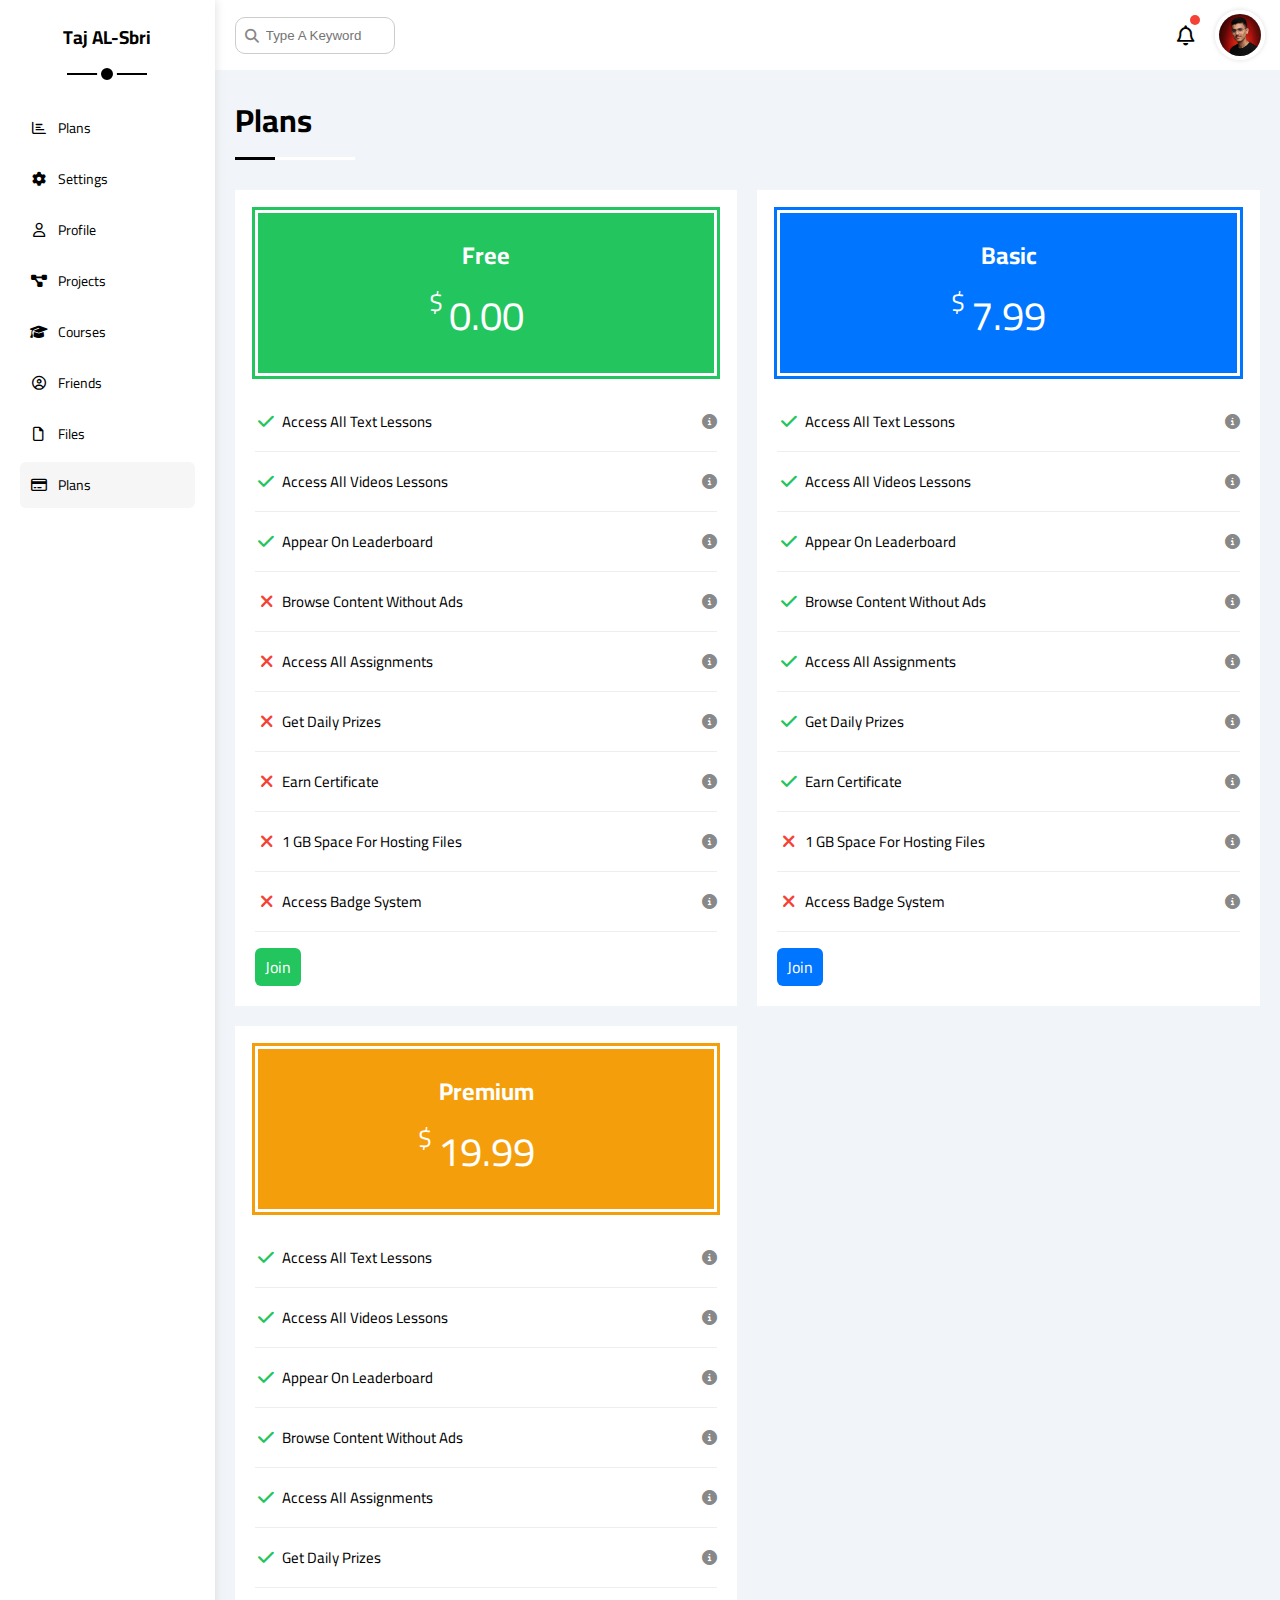
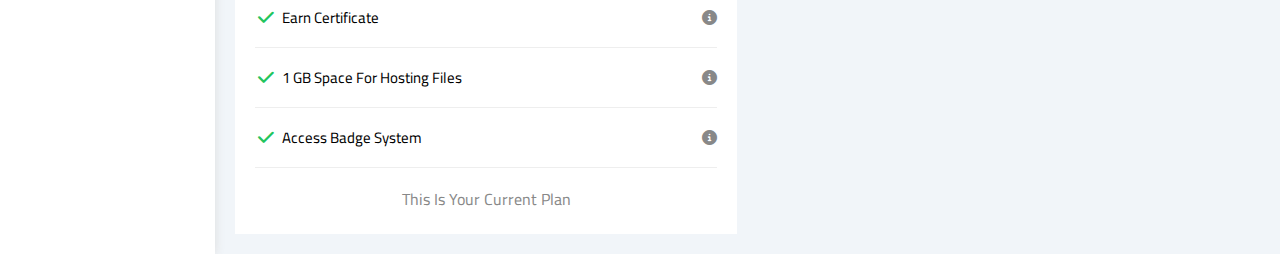
<file: plans.html>
<!DOCTYPE html>
<html lang="en">

<head>
    <meta charset="UTF-8" />
    <meta http-equiv="X-UA-Compatible" content="IE=edge" />
    <meta name="viewport" content="width=device-width, initial-scale=1.0" />
    <title>Profile</title>
    <link rel="stylesheet" href="css/all.min.css" />
    <link rel="stylesheet" href="css/framework.css" />
    <link rel="stylesheet" href="css/master.css" />
    <link rel="preconnect" href="https://fonts.googleapis.com" />
    <link rel="preconnect" href="https://fonts.gstatic.com" crossorigin />
    <link href="https://fonts.googleapis.com/css2?family=Open+Sans:wght@300;500&#038;display=swap" rel="stylesheet" />
</head>

<body>
    <div class="page d-flex">
        <div class="sidebar bg-white p-20 p-relative">
            <h3 class="p-relative txt-c mt-0">Taj AL-Sbri</h3>
            <ul>
                <li>
                    <a class="d-flex align-center fs-14 c-black rad-6 p-10" href="index.html">
                        <i class="fa-regular fa-chart-bar fa-fw"></i>
                        <span>Plans</span>
                    </a>
                </li>
                <li>
                    <a class="d-flex align-center fs-14 c-black rad-6 p-10" href="settings.html">
                        <i class="fa-solid fa-gear fa-fw"></i>
                        <span>Settings</span>
                    </a>
                </li>
                <li>
                    <a class=" d-flex align-center fs-14 c-black rad-6 p-10" href="profile.html">
                        <i class="fa-regular fa-user fa-fw"></i>
                        <span>Profile</span>
                    </a>
                </li>
                <li>
                    <a class="d-flex align-center fs-14 c-black rad-6 p-10" href="projects.html">
                        <i class="fa-solid fa-diagram-project fa-fw"></i>
                        <span>Projects</span>
                    </a>
                </li>
                <li>
                    <a class="d-flex align-center fs-14 c-black rad-6 p-10" href="courses.html">
                        <i class="fa-solid fa-graduation-cap fa-fw"></i>
                        <span>Courses</span>
                    </a>
                </li>
                <li>
                    <a class="d-flex align-center fs-14 c-black rad-6 p-10" href="friends.html">
                        <i class="fa-regular fa-circle-user fa-fw"></i>
                        <span>Friends</span>
                    </a>
                </li>
                <li>
                    <a class="d-flex align-center fs-14 c-black rad-6 p-10" href="files.html">
                        <i class="fa-regular fa-file fa-fw"></i>
                        <span>Files</span>
                    </a>
                </li>
                <li>
                    <a class="active d-flex align-center fs-14 c-black rad-6 p-10" href="plans.html">
                        <i class="fa-regular fa-credit-card fa-fw"></i>
                        <span>Plans</span>
                    </a>
                </li>
            </ul>
        </div>
        <div class="content w-full">
            <!-- Start Head -->
            <div class="head bg-white p-15 between-flex">
                <div class="search p-relative">
                    <input class="p-10" type="search" placeholder="Type A Keyword" />
                </div>
                <div class="icons d-flex align-center">
                    <span class="notification p-relative">
                        <i class="fa-regular fa-bell fa-lg"></i>
                    </span>
                    <img decoding="async" src="imgs/photo_5956345502217914650_y.jpg" alt="" />
                </div>
            </div>
            <!-- End Head -->
            <h1 class="p-relative">Plans</h1>
            <div class="plans-page d-grid m-20 gap-20">
                <div class="plan green bg-white p-20">
                    <div class="top bg-green txt-c p-20">
                        <h2 class="m-0 c-white">Free</h2>
                        <div class="price c-white"><span>$</span>0.00</div>
                    </div>
                    <ul>
                        <li>
                            <i class="fa-solid fa-check fa-fw yes"></i>
                            <span>Access All Text Lessons</span>
                            <i class="fa-solid fa-circle-info help"></i>
                        </li>
                        <li>
                            <i class="fa-solid fa-check fa-fw yes"></i>
                            <span>Access All Videos Lessons</span>
                            <i class="fa-solid fa-circle-info help"></i>
                        </li>
                        <li>
                            <i class="fa-solid fa-check fa-fw yes"></i>
                            <span>Appear On Leaderboard</span>
                            <i class="fa-solid fa-circle-info help"></i>
                        </li>
                        <li>
                            <i class="fa-solid fa-xmark fa-fw"></i>
                            <span>Browse Content Without Ads</span>
                            <i class="fa-solid fa-circle-info help"></i>
                        </li>
                        <li>
                            <i class="fa-solid fa-xmark fa-fw"></i>
                            <span>Access All Assignments</span>
                            <i class="fa-solid fa-circle-info help"></i>
                        </li>
                        <li>
                            <i class="fa-solid fa-xmark fa-fw"></i>
                            <span>Get Daily Prizes</span>
                            <i class="fa-solid fa-circle-info help"></i>
                        </li>
                        <li>
                            <i class="fa-solid fa-xmark fa-fw"></i>
                            <span>Earn Certificate</span>
                            <i class="fa-solid fa-circle-info help"></i>
                        </li>
                        <li>
                            <i class="fa-solid fa-xmark fa-fw"></i>
                            <span>1 GB Space For Hosting Files</span>
                            <i class="fa-solid fa-circle-info help"></i>
                        </li>
                        <li>
                            <i class="fa-solid fa-xmark fa-fw"></i>
                            <span>Access Badge System</span>
                            <i class="fa-solid fa-circle-info help"></i>
                        </li>
                    </ul>
                    <a href="#" class="btn-shape bg-green c-white d-block w-fit">Join</a>
                </div>
                <!-- Start Plan -->
                <div class="plan blue bg-white p-20">
                    <div class="top bg-blue txt-c p-20">
                        <h2 class="m-0 c-white">Basic</h2>
                        <div class="price c-white"><span>$</span>7.99</div>
                    </div>
                    <ul class="list-none p-0">
                        <li>
                            <i class="fa-solid fa-check fa-fw yes"></i>
                            <span>Access All Text Lessons</span>
                            <i class="fa-solid fa-circle-info help"></i>
                        </li>
                        <li>
                            <i class="fa-solid fa-check fa-fw yes"></i>
                            <span>Access All Videos Lessons</span>
                            <i class="fa-solid fa-circle-info help"></i>
                        </li>
                        <li>
                            <i class="fa-solid fa-check fa-fw yes"></i>
                            <span>Appear On Leaderboard</span>
                            <i class="fa-solid fa-circle-info help"></i>
                        </li>
                        <li>
                            <i class="fa-solid fa-check fa-fw yes"></i>
                            <span>Browse Content Without Ads</span>
                            <i class="fa-solid fa-circle-info help"></i>
                        </li>
                        <li>
                            <i class="fa-solid fa-check fa-fw yes"></i>
                            <span>Access All Assignments</span>
                            <i class="fa-solid fa-circle-info help"></i>
                        </li>
                        <li>
                            <i class="fa-solid fa-check fa-fw yes"></i>
                            <span>Get Daily Prizes</span>
                            <i class="fa-solid fa-circle-info help"></i>
                        </li>
                        <li>
                            <i class="fa-solid fa-check fa-fw yes"></i>
                            <span>Earn Certificate</span>
                            <i class="fa-solid fa-circle-info help"></i>
                        </li>
                        <li>
                            <i class="fa-solid fa-xmark fa-fw"></i>
                            <span>1 GB Space For Hosting Files</span>
                            <i class="fa-solid fa-circle-info help"></i>
                        </li>
                        <li>
                            <i class="fa-solid fa-xmark fa-fw"></i>
                            <span>Access Badge System</span>
                            <i class="fa-solid fa-circle-info help"></i>
                        </li>
                    </ul>
                    <a href="#" class="btn-shape bg-blue c-white d-block w-fit">Join</a>
                </div>
                <!-- End Plan -->
                <!-- Start Plan -->
                <div class="plan orange bg-white p-20">
                    <div class="top bg-orange txt-c p-20">
                        <h2 class="m-0 c-white">Premium</h2>
                        <div class="price c-white"><span>$</span>19.99</div>
                    </div>
                    <ul class="list-none p-0">
                        <li>
                            <i class="fa-solid fa-check fa-fw yes"></i>
                            <span>Access All Text Lessons</span>
                            <i class="fa-solid fa-circle-info help"></i>
                        </li>
                        <li>
                            <i class="fa-solid fa-check fa-fw yes"></i>
                            <span>Access All Videos Lessons</span>
                            <i class="fa-solid fa-circle-info help"></i>
                        </li>
                        <li>
                            <i class="fa-solid fa-check fa-fw yes"></i>
                            <span>Appear On Leaderboard</span>
                            <i class="fa-solid fa-circle-info help"></i>
                        </li>
                        <li>
                            <i class="fa-solid fa-check fa-fw yes"></i>
                            <span>Browse Content Without Ads</span>
                            <i class="fa-solid fa-circle-info help"></i>
                        </li>
                        <li>
                            <i class="fa-solid fa-check fa-fw yes"></i>
                            <span>Access All Assignments</span>
                            <i class="fa-solid fa-circle-info help"></i>
                        </li>
                        <li>
                            <i class="fa-solid fa-check fa-fw yes"></i>
                            <span>Get Daily Prizes</span>
                            <i class="fa-solid fa-circle-info help"></i>
                        </li>
                        <li>
                            <i class="fa-solid fa-check fa-fw yes"></i>
                            <span>Earn Certificate</span>
                            <i class="fa-solid fa-circle-info help"></i>
                        </li>
                        <li>
                            <i class="fa-solid fa-check fa-fw yes"></i>
                            <span>1 GB Space For Hosting Files</span>
                            <i class="fa-solid fa-circle-info help"></i>
                        </li>
                        <li>
                            <i class="fa-solid fa-check fa-fw yes"></i>
                            <span>Access Badge System</span>
                            <i class="fa-solid fa-circle-info help"></i>
                        </li>
                    </ul>
                    <p class="c-grey m-0 txt-c">This Is Your Current Plan</p>
                </div>
                <!-- End Plan -->
            </div>
        </div>
    </div>
</body>

</html>
</file>
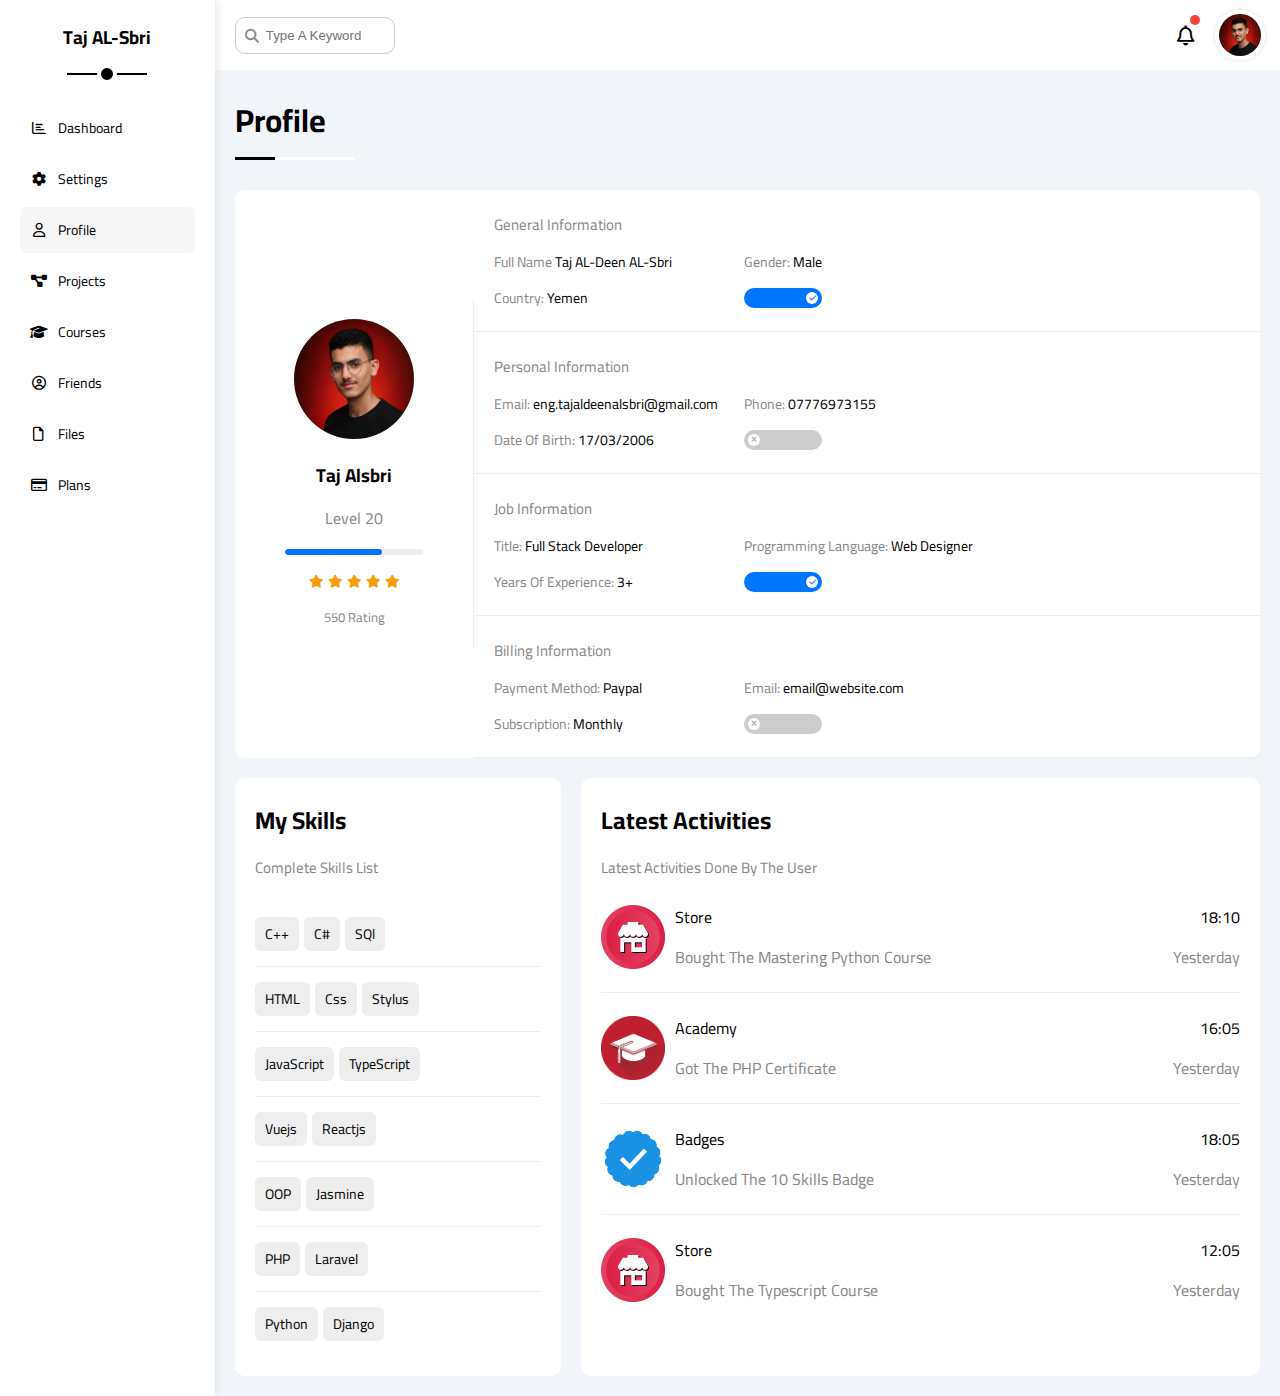
<file: profile.html>
<!DOCTYPE html>
<html lang="en">

<head>
    <meta charset="UTF-8" />
    <meta http-equiv="X-UA-Compatible" content="IE=edge" />
    <meta name="viewport" content="width=device-width, initial-scale=1.0" />
    <title>Profile</title>
    <link rel="stylesheet" href="css/all.min.css" />
    <link rel="stylesheet" href="css/framework.css" />
    <link rel="stylesheet" href="css/master.css" />
    <link rel="preconnect" href="https://fonts.googleapis.com" />
    <link rel="preconnect" href="https://fonts.gstatic.com" crossorigin />
    <link href="https://fonts.googleapis.com/css2?family=Open+Sans:wght@300;500&#038;display=swap" rel="stylesheet" />
</head>

<body>
    <div class="page d-flex">
        <div class="sidebar bg-white p-20 p-relative">
            <h3 class="p-relative txt-c mt-0">Taj AL-Sbri</h3>
            <ul>
                <li>
                    <a class="d-flex align-center fs-14 c-black rad-6 p-10" href="index.html">
                        <i class="fa-regular fa-chart-bar fa-fw"></i>
                        <span>Dashboard</span>
                    </a>
                </li>
                <li>
                    <a class="d-flex align-center fs-14 c-black rad-6 p-10" href="settings.html">
                        <i class="fa-solid fa-gear fa-fw"></i>
                        <span>Settings</span>
                    </a>
                </li>
                <li>
                    <a class="active d-flex align-center fs-14 c-black rad-6 p-10" href="profile.html">
                        <i class="fa-regular fa-user fa-fw"></i>
                        <span>Profile</span>
                    </a>
                </li>
                <li>
                    <a class="d-flex align-center fs-14 c-black rad-6 p-10" href="projects.html">
                        <i class="fa-solid fa-diagram-project fa-fw"></i>
                        <span>Projects</span>
                    </a>
                </li>
                <li>
                    <a class="d-flex align-center fs-14 c-black rad-6 p-10" href="courses.html">
                        <i class="fa-solid fa-graduation-cap fa-fw"></i>
                        <span>Courses</span>
                    </a>
                </li>
                <li>
                    <a class="d-flex align-center fs-14 c-black rad-6 p-10" href="friends.html">
                        <i class="fa-regular fa-circle-user fa-fw"></i>
                        <span>Friends</span>
                    </a>
                </li>
                <li>
                    <a class="d-flex align-center fs-14 c-black rad-6 p-10" href="files.html">
                        <i class="fa-regular fa-file fa-fw"></i>
                        <span>Files</span>
                    </a>
                </li>
                <li>
                    <a class="d-flex align-center fs-14 c-black rad-6 p-10" href="plans.html">
                        <i class="fa-regular fa-credit-card fa-fw"></i>
                        <span>Plans</span>
                    </a>
                </li>
            </ul>
        </div>
        <div class="content w-full">
            <!-- Start Head -->
            <div class="head bg-white p-15 between-flex">
                <div class="search p-relative">
                    <input class="p-10" type="search" placeholder="Type A Keyword" />
                </div>
                <div class="icons d-flex align-center">
                    <span class="notification p-relative">
                        <i class="fa-regular fa-bell fa-lg"></i>
                    </span>
                    <img decoding="async" src="imgs/photo_5956345502217914650_y.jpg" alt="" />
                </div>
            </div>
            <!-- End Head -->
            <h1 class="p-relative">Profile</h1>
            <div class="profile-page m-20">
                <!-- Start Overview -->
                <div class="overview bg-white rad-10 d-flex align-center">
                    <div class="avatar-box txt-c p-20">
                        <img decoding="async" class="rad-half mb-10" src="imgs/photo_5956345502217914650_y.jpg"
                            alt="" />
                        <h3 class="m-0">Taj Alsbri</h3>
                        <p class="c-grey mt-10">Level 20</p>
                        <div class="level rad-6 bg-eee p-relative">
                            <span style="width: 70%"></span>
                        </div>
                        <div class="rating mt-10 mb-10">
                            <i class="fa-solid fa-star c-orange fs-13"></i>
                            <i class="fa-solid fa-star c-orange fs-13"></i>
                            <i class="fa-solid fa-star c-orange fs-13"></i>
                            <i class="fa-solid fa-star c-orange fs-13"></i>
                            <i class="fa-solid fa-star c-orange fs-13"></i>
                        </div>
                        <p class="c-grey m-0 fs-13">550 Rating</p>
                    </div>
                    <div class="info-box w-full txt-c-mobile">
                        <!-- Start Information Row -->
                        <div class="box p-20 d-flex align-center">
                            <h4 class="c-grey fs-15 m-0 w-full">General Information</h4>
                            <div class="fs-14">
                                <span class="c-grey">Full Name</span>
                                <span>Taj AL-Deen AL-Sbri</span>
                            </div>
                            <div class="fs-14">
                                <span class="c-grey">Gender:</span>
                                <span>Male</span>
                            </div>
                            <div class="fs-14">
                                <span class="c-grey">Country:</span>
                                <span>Yemen</span>
                            </div>
                            <div class="fs-14">
                                <label>
                                    <input class="toggle-checkbox" type="checkbox" checked />
                                    <div class="toggle-switch"></div>
                                </label>
                            </div>
                        </div>
                        <!-- End Information Row -->
                        <!-- Start Information Row -->
                        <div class="box p-20 d-flex align-center">
                            <h4 class="c-grey w-full fs-15 m-0">Personal Information</h4>
                            <div class="fs-14">
                                <span class="c-grey">Email:</span>
                                <span>eng.tajaldeenalsbri@gmail.com</span>
                            </div>
                            <div class="fs-14">
                                <span class="c-grey">Phone:</span>
                                <span>07776973155</span>
                            </div>
                            <div class="fs-14">
                                <span class="c-grey">Date Of Birth:</span>
                                <span>17/03/2006</span>
                            </div>
                            <div class="fs-14">
                                <label>
                                    <input class="toggle-checkbox" type="checkbox" />
                                    <div class="toggle-switch"></div>
                                </label>
                            </div>
                        </div>
                        <!-- End Information Row -->
                        <!-- Start Information Row -->
                        <div class="box p-20 d-flex align-center">
                            <h4 class="c-grey w-full fs-15 m-0">Job Information</h4>
                            <div class="fs-14">
                                <span class="c-grey">Title:</span>
                                <span>Full Stack Developer</span>
                            </div>
                            <div class="fs-14">
                                <span class="c-grey">Programming Language:</span>
                                <span>Web Designer</span>
                            </div>
                            <div class="fs-14">
                                <span class="c-grey">Years Of Experience:</span>
                                <span>3+</span>
                            </div>
                            <div class="fs-14">
                                <label>
                                    <input class="toggle-checkbox" type="checkbox" checked />
                                    <div class="toggle-switch"></div>
                                </label>
                            </div>
                        </div>
                        <!-- End Information Row -->
                        <!-- Start Information Row -->
                        <div class="box p-20 d-flex align-center">
                            <h4 class="c-grey w-full fs-15 m-0">Billing Information</h4>
                            <div class="fs-14">
                                <span class="c-grey">Payment Method:</span>
                                <span>Paypal</span>
                            </div>
                            <div class="fs-14">
                                <span class="c-grey">Email:</span>
                                <span>email@website.com</span>
                            </div>
                            <div class="fs-14">
                                <span class="c-grey">Subscription:</span>
                                <span>Monthly</span>
                            </div>
                            <div class="fs-14">
                                <label>
                                    <input class="toggle-checkbox" type="checkbox" />
                                    <div class="toggle-switch"></div>
                                </label>
                            </div>
                        </div>
                        <!-- End Information Row -->
                    </div>
                </div>
                <!-- End Overview -->
                <!-- Start Other Data -->
                <div class="other-data d-flex gap-20">
                    <div class="skills-card p-20 bg-white rad-10 mt-20">
                        <h2 class="mt-0 mb-10">My Skills</h2>
                        <p class="mt-0 mb-20 c-grey fs-15">Complete Skills List</p>
                        <ul class="m-0 txt-c-mobile">
                            <li><span>C++</span><span>C#</span><span>SQl</span></li>
                            <li><span>HTML</span><span>Css</span><span>Stylus</span></li>
                            <li><span>JavaScript</span><span>TypeScript</span></li>
                            <li><span>Vuejs</span><span>Reactjs</span></li>
                            <li><span>OOP</span><span>Jasmine</span></li>
                            <li><span>PHP</span><span>Laravel</span></li>
                            <li><span>Python</span><span>Django</span></li>
                        </ul>
                    </div>
                    <div class="activities p-20 bg-white rad-10 mt-20">
                        <h2 class="mt-0 mb-10">Latest Activities</h2>
                        <p class="mt-0 mb-20 c-grey fs-15">Latest Activities Done By The User</p>
                        <div class="activity d-flex align-center txt-c-mobile">
                            <img decoding="async" src="imgs/activity-01.png" alt="" />
                            <div class="info">
                                <span class="d-block mb-10">Store</span>
                                <span class="c-grey">Bought The Mastering Python Course</span>
                            </div>
                            <div class="date">
                                <span class="d-block mb-10">18:10</span>
                                <span class="c-grey">Yesterday</span>
                            </div>
                        </div>
                        <div class="activity d-flex align-center txt-c-mobile">
                            <img decoding="async" src="imgs/activity-02.png" alt="" />
                            <div class="info">
                                <span class="d-block mb-10">Academy</span>
                                <span class="c-grey">Got The PHP Certificate</span>
                            </div>
                            <div class="date">
                                <span class="d-block mb-10">16:05</span>
                                <span class="c-grey">Yesterday</span>
                            </div>
                        </div>
                        <div class="activity d-flex align-center txt-c-mobile">
                            <img decoding="async" src="imgs/activity-03.png" alt="" />
                            <div class="info">
                                <span class="d-block mb-10">Badges</span>
                                <span class="c-grey">Unlocked The 10 Skills Badge</span>
                            </div>
                            <div class="date">
                                <span class="d-block mb-10">18:05</span>
                                <span class="c-grey">Yesterday</span>
                            </div>
                        </div>
                        <div class="activity d-flex align-center txt-c-mobile">
                            <img decoding="async" src="imgs/activity-01.png" alt="" />
                            <div class="info">
                                <span class="d-block mb-10">Store</span>
                                <span class="c-grey">Bought The Typescript Course</span>
                            </div>
                            <div class="date">
                                <span class="d-block mb-10">12:05</span>
                                <span class="c-grey">Yesterday</span>
                            </div>
                        </div>
                    </div>
                </div>
                <!-- End Other Data -->
            </div>
        </div>
    </div>
</body>

</html>
</file>
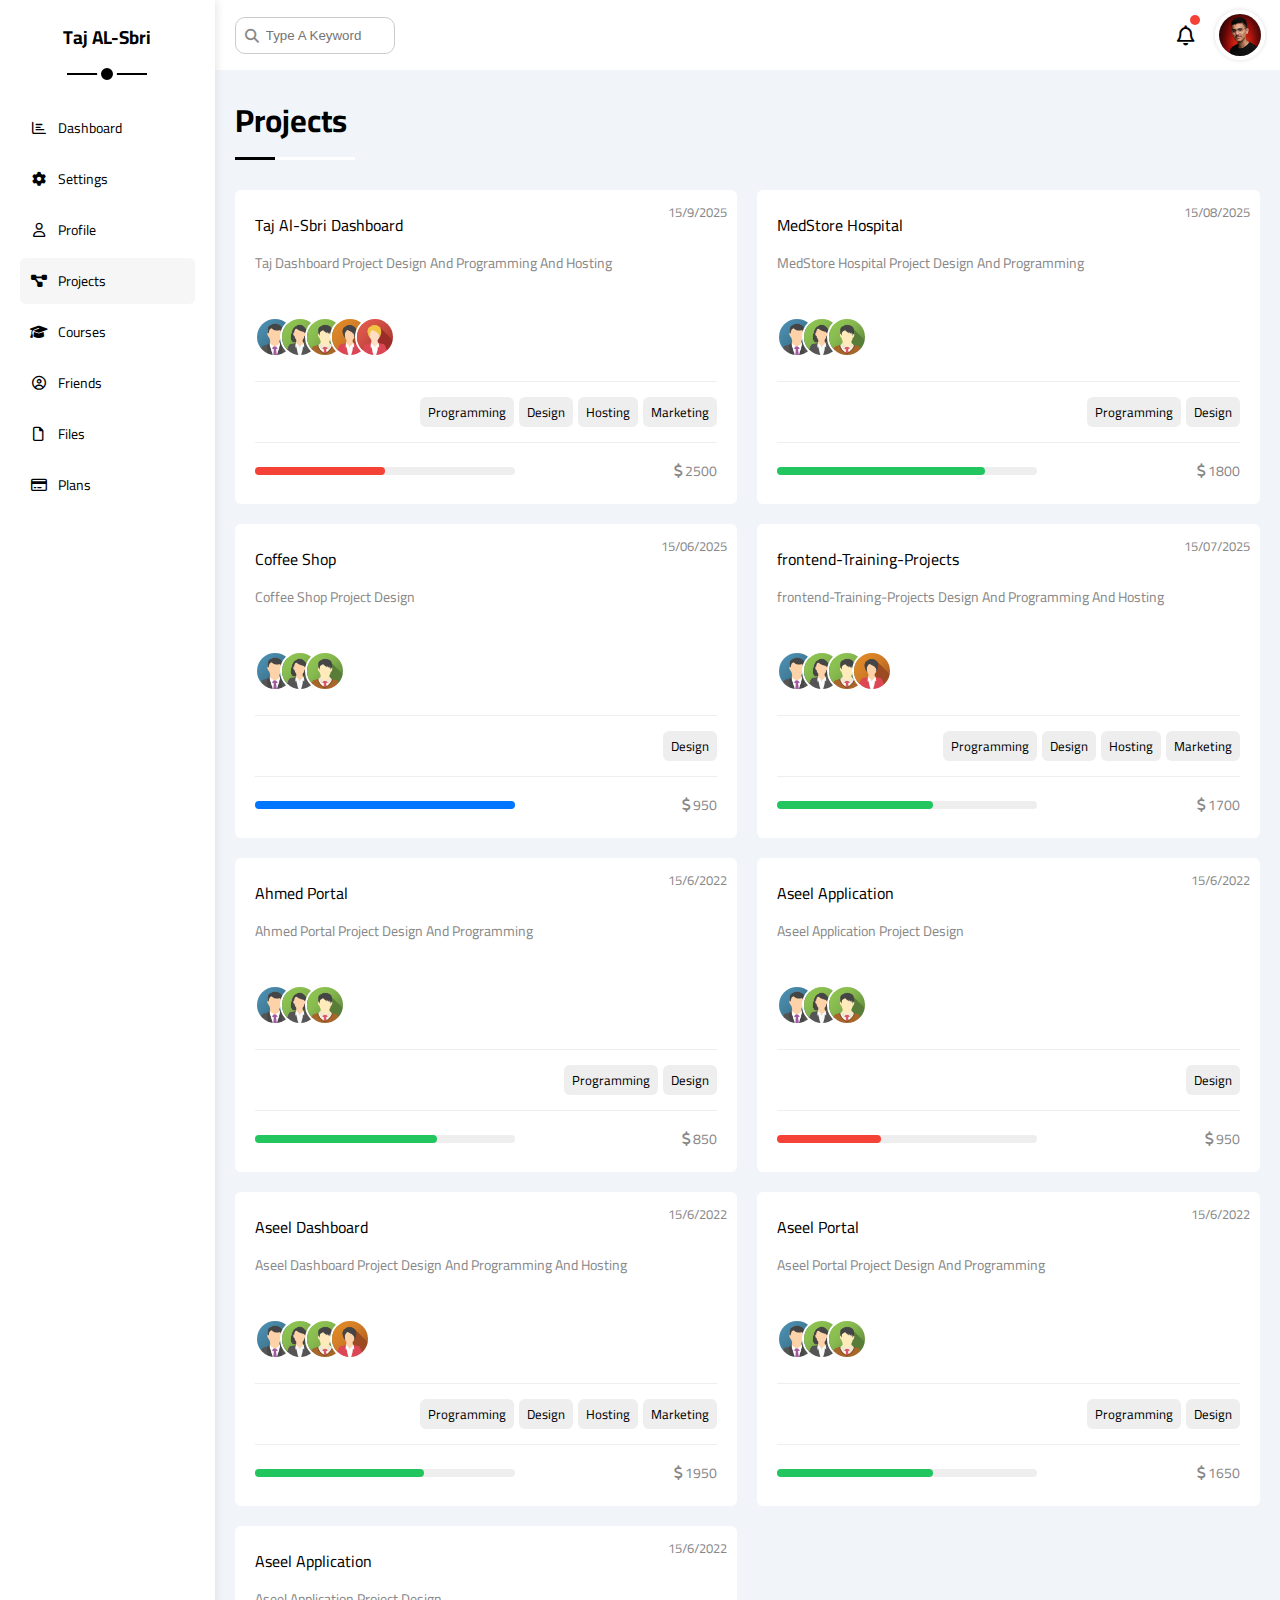
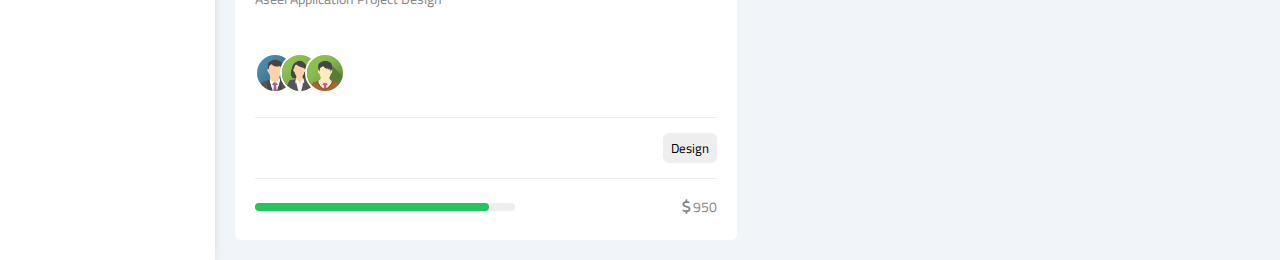
<file: Projects.html>
<!DOCTYPE html>
<html lang="en">

<head>
    <meta charset="UTF-8" />
    <meta http-equiv="X-UA-Compatible" content="IE=edge" />
    <meta name="viewport" content="width=device-width, initial-scale=1.0" />
    <title>Projects</title>
    <link rel="stylesheet" href="css/all.min.css" />
    <link rel="stylesheet" href="css/framework.css" />
    <link rel="stylesheet" href="css/master.css" />
    <link rel="preconnect" href="https://fonts.googleapis.com" />
    <link rel="preconnect" href="https://fonts.gstatic.com" crossorigin />
    <link href="https://fonts.googleapis.com/css2?family=Open+Sans:wght@300;500&#038;display=swap" rel="stylesheet" />
</head>

<body>
    <div class="page d-flex">
        <div class="sidebar bg-white p-20 p-relative">
            <h3 class="p-relative txt-c mt-0">Taj AL-Sbri</h3>
            <ul>
                <li>
                    <a class="d-flex align-center fs-14 c-black rad-6 p-10" href="index.html">
                        <i class="fa-regular fa-chart-bar fa-fw"></i>
                        <span>Dashboard</span>
                    </a>
                </li>
                <li>
                    <a class="d-flex align-center fs-14 c-black rad-6 p-10" href="settings.html">
                        <i class="fa-solid fa-gear fa-fw"></i>
                        <span>Settings</span>
                    </a>
                </li>
                <li>
                    <a class="d-flex align-center fs-14 c-black rad-6 p-10" href="profile.html">
                        <i class="fa-regular fa-user fa-fw"></i>
                        <span>Profile</span>
                    </a>
                </li>
                <li>
                    <a class="active d-flex align-center fs-14 c-black rad-6 p-10" href="projects.html">
                        <i class="fa-solid fa-diagram-project fa-fw"></i>
                        <span>Projects</span>
                    </a>
                </li>
                <li>
                    <a class="d-flex align-center fs-14 c-black rad-6 p-10" href="courses.html">
                        <i class="fa-solid fa-graduation-cap fa-fw"></i>
                        <span>Courses</span>
                    </a>
                </li>
                <li>
                    <a class="d-flex align-center fs-14 c-black rad-6 p-10" href="friends.html">
                        <i class="fa-regular fa-circle-user fa-fw"></i>
                        <span>Friends</span>
                    </a>
                </li>
                <li>
                    <a class="d-flex align-center fs-14 c-black rad-6 p-10" href="files.html">
                        <i class="fa-regular fa-file fa-fw"></i>
                        <span>Files</span>
                    </a>
                </li>
                <li>
                    <a class="d-flex align-center fs-14 c-black rad-6 p-10" href="plans.html">
                        <i class="fa-regular fa-credit-card fa-fw"></i>
                        <span>Plans</span>
                    </a>
                </li>
            </ul>
        </div>
        <div class="content w-full">
            <!-- Start Head -->
            <div class="head bg-white p-15 between-flex">
                <div class="search p-relative">
                    <input class="p-10" type="search" placeholder="Type A Keyword" />
                </div>
                <div class="icons d-flex align-center">
                    <span class="notification p-relative">
                        <i class="fa-regular fa-bell fa-lg"></i>
                    </span>
                    <img decoding="async" src="imgs/photo_5956345502217914650_y.jpg" alt="" />
                </div>
            </div>
            <!-- End Head -->
            <h1 class="p-relative">Projects</h1>
            <div class="projects-page d-grid m-20 gap-20">
                <div class="project bg-white p-20 rad-6 p-relative">
                    <span class="date fs-13 c-grey">15/9/2025</span>
                    <h4 class="m-0">Taj Al-Sbri Dashboard</h4>
                    <p class="c-grey mt-10 mb-10 fs-14">Taj Dashboard Project Design And Programming And Hosting</p>
                    <div class="team">
                        <a href="#"><img decoding="async" src="imgs/team-01.png" alt="" /></a>
                        <a href="#"><img decoding="async" src="imgs/team-02.png" alt="" /></a>
                        <a href="#"><img decoding="async" src="imgs/team-03.png" alt="" /></a>
                        <a href="#"><img decoding="async" src="imgs/team-04.png" alt="" /></a>
                        <a href="#"><img decoding="async" src="imgs/team-05.png" alt="" /></a>
                    </div>
                    <div class="do d-flex">
                        <span class="fs-13 rad-6 bg-eee">Programming</span>
                        <span class="fs-13 rad-6 bg-eee">Design</span>
                        <span class="fs-13 rad-6 bg-eee">Hosting</span>
                        <span class="fs-13 rad-6 bg-eee">Marketing</span>
                    </div>
                    <div class="info between-flex">
                        <div class="prog bg-eee">
                            <span class="bg-red" style="width: 50%"></span>
                        </div>
                        <div class="fs-14 c-grey">
                            <i class="fa-solid fa-dollar-sign"></i>
                            2500
                        </div>
                    </div>
                </div>
                <div class="project bg-white p-20 rad-6 p-relative">
                    <span class="date fs-13 c-grey">15/08/2025</span>
                    <h4 class="m-0">MedStore Hospital</h4>
                    <p class="c-grey mt-10 mb-10 fs-14">MedStore Hospital Project Design And Programming</p>
                    <div class="team">
                        <a href="#"><img decoding="async" src="imgs/team-01.png" alt="" /></a>
                        <a href="#"><img decoding="async" src="imgs/team-02.png" alt="" /></a>
                        <a href="#"><img decoding="async" src="imgs/team-03.png" alt="" /></a>
                    </div>
                    <div class="do d-flex">
                        <span class="fs-13 rad-6 bg-eee">Programming</span>
                        <span class="fs-13 rad-6 bg-eee">Design</span>
                    </div>
                    <div class="info between-flex">
                        <div class="prog bg-eee">
                            <span class="bg-green" style="width: 80%"></span>
                        </div>
                        <div class="fs-14 c-grey">
                            <i class="fa-solid fa-dollar-sign"></i>
                            1800
                        </div>
                    </div>
                </div>
                <div class="project bg-white p-20 rad-6 p-relative">
                    <span class="date fs-13 c-grey">15/06/2025</span>
                    <h4 class="m-0">Coffee Shop</h4>
                    <p class="c-grey mt-10 mb-10 fs-14">Coffee Shop Project Design</p>
                    <div class="team">
                        <a href="#"><img decoding="async" src="imgs/team-01.png" alt="" /></a>
                        <a href="#"><img decoding="async" src="imgs/team-02.png" alt="" /></a>
                        <a href="#"><img decoding="async" src="imgs/team-03.png" alt="" /></a>
                    </div>
                    <div class="do d-flex">
                        <span class="fs-13 rad-6 bg-eee">Design</span>
                    </div>
                    <div class="info between-flex">
                        <div class="prog bg-eee">
                            <span class="bg-blue" style="width: 100%"></span>
                        </div>
                        <div class="fs-14 c-grey">
                            <i class="fa-solid fa-dollar-sign"></i>
                            950
                        </div>
                    </div>
                </div>
                <div class="project bg-white p-20 rad-6 p-relative">
                    <span class="date fs-13 c-grey">15/07/2025</span>
                    <h4 class="m-0">frontend-Training-Projects</h4>
                    <p class="c-grey mt-10 mb-10 fs-14">frontend-Training-Projects Design And Programming And Hosting
                    </p>
                    <div class="team">
                        <a href="#"><img decoding="async" src="imgs/team-01.png" alt="" /></a>
                        <a href="#"><img decoding="async" src="imgs/team-02.png" alt="" /></a>
                        <a href="#"><img decoding="async" src="imgs/team-03.png" alt="" /></a>
                        <a href="#"><img decoding="async" src="imgs/team-04.png" alt="" /></a>
                    </div>
                    <div class="do d-flex">
                        <span class="fs-13 rad-6 bg-eee">Programming</span>
                        <span class="fs-13 rad-6 bg-eee">Design</span>
                        <span class="fs-13 rad-6 bg-eee">Hosting</span>
                        <span class="fs-13 rad-6 bg-eee">Marketing</span>
                    </div>
                    <div class="info between-flex">
                        <div class="prog bg-eee">
                            <span class="bg-green" style="width: 60%"></span>
                        </div>
                        <div class="fs-14 c-grey">
                            <i class="fa-solid fa-dollar-sign"></i>
                            1700
                        </div>
                    </div>
                </div>
                <div class="project bg-white p-20 rad-6 p-relative">
                    <span class="date fs-13 c-grey">15/6/2022</span>
                    <h4 class="m-0">Ahmed Portal</h4>
                    <p class="c-grey mt-10 mb-10 fs-14">Ahmed Portal Project Design And Programming</p>
                    <div class="team">
                        <a href="#"><img decoding="async" src="imgs/team-01.png" alt="" /></a>
                        <a href="#"><img decoding="async" src="imgs/team-02.png" alt="" /></a>
                        <a href="#"><img decoding="async" src="imgs/team-03.png" alt="" /></a>
                    </div>
                    <div class="do d-flex">
                        <span class="fs-13 rad-6 bg-eee">Programming</span>
                        <span class="fs-13 rad-6 bg-eee">Design</span>
                    </div>
                    <div class="info between-flex">
                        <div class="prog bg-eee">
                            <span class="bg-green" style="width: 70%"></span>
                        </div>
                        <div class="fs-14 c-grey">
                            <i class="fa-solid fa-dollar-sign"></i>
                            850
                        </div>
                    </div>
                </div>
                <div class="project bg-white p-20 rad-6 p-relative">
                    <span class="date fs-13 c-grey">15/6/2022</span>
                    <h4 class="m-0">Aseel Application</h4>
                    <p class="c-grey mt-10 mb-10 fs-14">Aseel Application Project Design</p>
                    <div class="team">
                        <a href="#"><img decoding="async" src="imgs/team-01.png" alt="" /></a>
                        <a href="#"><img decoding="async" src="imgs/team-02.png" alt="" /></a>
                        <a href="#"><img decoding="async" src="imgs/team-03.png" alt="" /></a>
                    </div>
                    <div class="do d-flex">
                        <span class="fs-13 rad-6 bg-eee">Design</span>
                    </div>
                    <div class="info between-flex">
                        <div class="prog bg-eee">
                            <span class="bg-red" style="width: 40%"></span>
                        </div>
                        <div class="fs-14 c-grey">
                            <i class="fa-solid fa-dollar-sign"></i>
                            950
                        </div>
                    </div>
                </div>
                <div class="project bg-white p-20 rad-6 p-relative">
                    <span class="date fs-13 c-grey">15/6/2022</span>
                    <h4 class="m-0">Aseel Dashboard</h4>
                    <p class="c-grey mt-10 mb-10 fs-14">Aseel Dashboard Project Design And Programming And Hosting</p>
                    <div class="team">
                        <a href="#"><img decoding="async" src="imgs/team-01.png" alt="" /></a>
                        <a href="#"><img decoding="async" src="imgs/team-02.png" alt="" /></a>
                        <a href="#"><img decoding="async" src="imgs/team-03.png" alt="" /></a>
                        <a href="#"><img decoding="async" src="imgs/team-04.png" alt="" /></a>
                    </div>
                    <div class="do d-flex">
                        <span class="fs-13 rad-6 bg-eee">Programming</span>
                        <span class="fs-13 rad-6 bg-eee">Design</span>
                        <span class="fs-13 rad-6 bg-eee">Hosting</span>
                        <span class="fs-13 rad-6 bg-eee">Marketing</span>
                    </div>
                    <div class="info between-flex">
                        <div class="prog bg-eee">
                            <span class="bg-green" style="width: 65%"></span>
                        </div>
                        <div class="fs-14 c-grey">
                            <i class="fa-solid fa-dollar-sign"></i>
                            1950
                        </div>
                    </div>
                </div>
                <div class="project bg-white p-20 rad-6 p-relative">
                    <span class="date fs-13 c-grey">15/6/2022</span>
                    <h4 class="m-0">Aseel Portal</h4>
                    <p class="c-grey mt-10 mb-10 fs-14">Aseel Portal Project Design And Programming</p>
                    <div class="team">
                        <a href="#"><img decoding="async" src="imgs/team-01.png" alt="" /></a>
                        <a href="#"><img decoding="async" src="imgs/team-02.png" alt="" /></a>
                        <a href="#"><img decoding="async" src="imgs/team-03.png" alt="" /></a>
                    </div>
                    <div class="do d-flex">
                        <span class="fs-13 rad-6 bg-eee">Programming</span>
                        <span class="fs-13 rad-6 bg-eee">Design</span>
                    </div>
                    <div class="info between-flex">
                        <div class="prog bg-eee">
                            <span class="bg-green" style="width: 60%"></span>
                        </div>
                        <div class="fs-14 c-grey">
                            <i class="fa-solid fa-dollar-sign"></i>
                            1650
                        </div>
                    </div>
                </div>
                <div class="project bg-white p-20 rad-6 p-relative">
                    <span class="date fs-13 c-grey">15/6/2022</span>
                    <h4 class="m-0">Aseel Application</h4>
                    <p class="c-grey mt-10 mb-10 fs-14">Aseel Application Project Design</p>
                    <div class="team">
                        <a href="#"><img decoding="async" src="imgs/team-01.png" alt="" /></a>
                        <a href="#"><img decoding="async" src="imgs/team-02.png" alt="" /></a>
                        <a href="#"><img decoding="async" src="imgs/team-03.png" alt="" /></a>
                    </div>
                    <div class="do d-flex">
                        <span class="fs-13 rad-6 bg-eee">Design</span>
                    </div>
                    <div class="info between-flex">
                        <div class="prog bg-eee">
                            <span class="bg-green" style="width: 90%"></span>
                        </div>
                        <div class="fs-14 c-grey">
                            <i class="fa-solid fa-dollar-sign"></i>
                            950
                        </div>
                    </div>
                </div>
            </div>
        </div>
    </div>
</body>

</html>
</file>
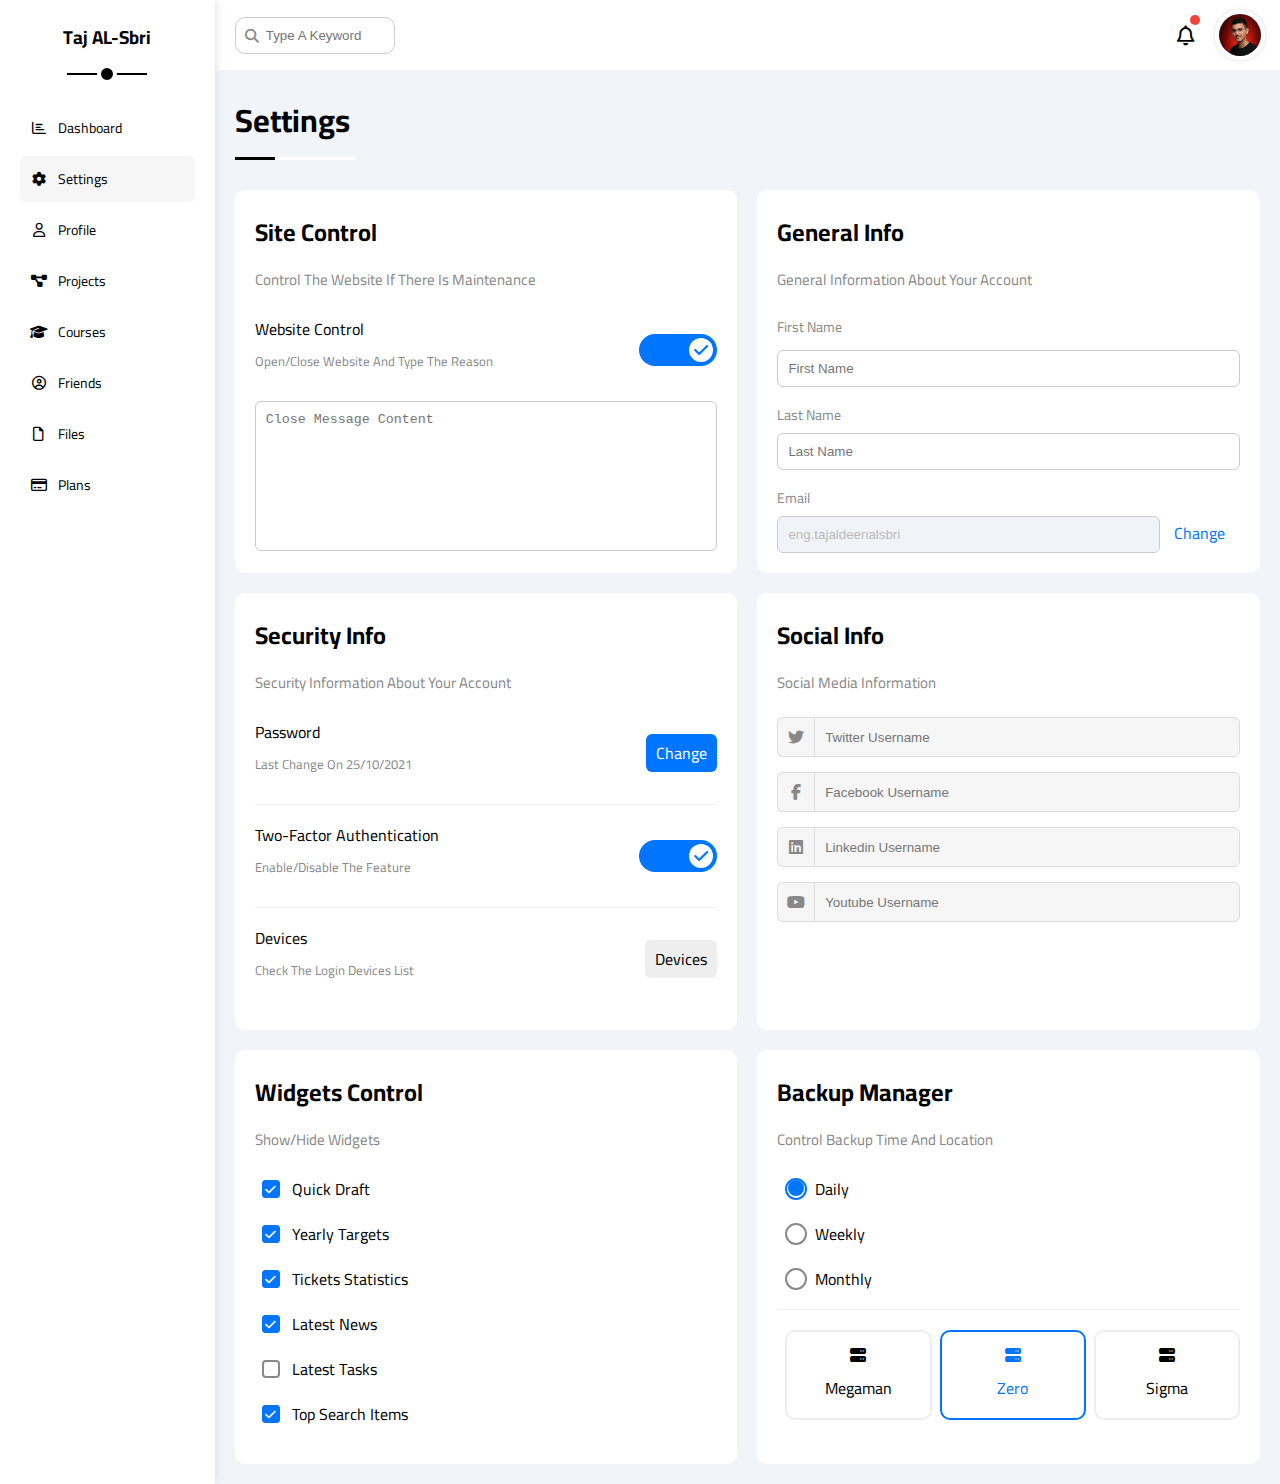
<file: settings.html>
<!DOCTYPE html>
<html lang="en">

<head>
    <meta charset="UTF-8" />
    <meta http-equiv="X-UA-Compatible" content="IE=edge" />
    <meta name="viewport" content="width=device-width, initial-scale=1.0" />
    <title>Settings</title>
    <link rel="stylesheet" href="css/all.min.css" />
    <link rel="stylesheet" href="css/framework.css" />
    <link rel="stylesheet" href="css/master.css" />
    <link rel="preconnect" href="https://fonts.googleapis.com" />
    <link rel="preconnect" href="https://fonts.gstatic.com" crossorigin />
    <link href="https://fonts.googleapis.com/css2?family=Open+Sans:wght@300;500&#038;display=swap" rel="stylesheet" />
</head>

<body>
    <div class="page d-flex">
        <div class="sidebar bg-white p-20 p-relative">
            <h3 class="p-relative txt-c mt-0">Taj AL-Sbri</h3>
            <ul>
                <li>
                    <a class="d-flex align-center fs-14 c-black rad-6 p-10" href="index.html">
                        <i class="fa-regular fa-chart-bar fa-fw"></i>
                        <span>Dashboard</span>
                    </a>
                </li>
                <li>
                    <a class="active d-flex align-center fs-14 c-black rad-6 p-10" href="settings.html">
                        <i class="fa-solid fa-gear fa-fw"></i>
                        <span>Settings</span>
                    </a>
                </li>
                <li>
                    <a class="d-flex align-center fs-14 c-black rad-6 p-10" href="profile.html">
                        <i class="fa-regular fa-user fa-fw"></i>
                        <span>Profile</span>
                    </a>
                </li>
                <li>
                    <a class="d-flex align-center fs-14 c-black rad-6 p-10" href="projects.html">
                        <i class="fa-solid fa-diagram-project fa-fw"></i>
                        <span>Projects</span>
                    </a>
                </li>
                <li>
                    <a class="d-flex align-center fs-14 c-black rad-6 p-10" href="courses.html">
                        <i class="fa-solid fa-graduation-cap fa-fw"></i>
                        <span>Courses</span>
                    </a>
                </li>
                <li>
                    <a class="d-flex align-center fs-14 c-black rad-6 p-10" href="friends.html">
                        <i class="fa-regular fa-circle-user fa-fw"></i>
                        <span>Friends</span>
                    </a>
                </li>
                <li>
                    <a class="d-flex align-center fs-14 c-black rad-6 p-10" href="files.html">
                        <i class="fa-regular fa-file fa-fw"></i>
                        <span>Files</span>
                    </a>
                </li>
                <li>
                    <a class="d-flex align-center fs-14 c-black rad-6 p-10" href="plans.html">
                        <i class="fa-regular fa-credit-card fa-fw"></i>
                        <span>Plans</span>
                    </a>
                </li>
            </ul>
        </div>
        <div class="content w-full">
            <!-- Start Head -->
            <div class="head bg-white p-15 between-flex">
                <div class="search p-relative">
                    <input class="p-10" type="search" placeholder="Type A Keyword" />
                </div>
                <div class="icons d-flex align-center">
                    <span class="notification p-relative">
                        <i class="fa-regular fa-bell fa-lg"></i>
                    </span>
                    <img decoding="async" src="imgs/photo_5956345502217914650_y.jpg" alt="" />
                </div>
            </div>
            <!-- End Head -->
            <h1 class="p-relative">Settings</h1>
            <div class="settings-page m-20 d-grid gap-20">
                <!-- Start Settings Box >Site Control -->
                <div class="p-20 bg-white rad-10">
                    <h2 class="mt-0 mb-10">Site Control</h2>
                    <p class="mt-0 mb-20 c-grey fs-15">Control The Website If There Is Maintenance</p>
                    <div class="mb-15 between-flex">
                        <div>
                            <span>Website Control</span>
                            <p class="c-grey mt-5 mb-0 fs-13">Open/Close Website And Type The Reason</p>
                        </div>
                        <div>
                            <label>
                                <input class="toggle-checkbox" type="checkbox" checked />
                                <div class="toggle-switch"></div>
                            </label>
                        </div>
                    </div>
                    <textarea class="close-message p-10 rad-6 d-block w-full"
                        placeholder="Close Message Content"></textarea>
                </div>
                <!-- End Settings Box > Site Control -->
                <!-- Start Settings Box > General Info -->
                <div class="p-20 bg-white rad-10">
                    <h2 class="mt-0 mb-10">General Info</h2>
                    <p class="mt-0 mb-20 c-grey fs-15">General Information About Your Account</p>
                    <div class="mb-15">
                        <label class="fs-14 c-grey d-block mb-10" for="first">First Name</label>
                        <input class="b-none border-ccc p-10 rad-6 d-block w-full" type="text" id="first"
                            placeholder="First Name" />
                    </div>
                    <div class="mb-15">
                        <label class="fs-14 c-grey d-block mb-5" for="last">Last Name</label>
                        <input class="b-none border-ccc p-10 rad-6 d-block w-full" id="last" type="text"
                            placeholder="Last Name" />
                    </div>
                    <div>
                        <label class="fs-14 c-grey d-block mb-5" for="email">Email</label>
                        <input class="email b-none border-ccc p-10 rad-6 w-full mr-10" id="email" type="email"
                            value="eng.tajaldeenalsbri" disabled />
                        <a class="c-blue" href="#">Change</a>
                    </div>
                </div>
                <!-- End Settings Box > General Info -->
                <!-- Start Settings Box > Security Info -->
                <div class="p-20 bg-white rad-10">
                    <h2 class="mt-0 mb-10">Security Info</h2>
                    <p class="mt-0 mb-20 c-grey fs-15">Security Information About Your Account</p>
                    <div class="sec-box mb-15 between-flex">
                        <div>
                            <span>Password</span>
                            <p class="c-grey mt-5 mb-0 fs-13">Last Change On 25/10/2021</p>
                        </div>
                        <a class="button bg-blue c-white btn-shape" href="#">Change</a>
                    </div>
                    <div class="sec-box mb-15 between-flex">
                        <div>
                            <span>Two-Factor Authentication</span>
                            <p class="c-grey mt-5 mb-0 fs-13">Enable/Disable The Feature</p>
                        </div>
                        <label>
                            <input class="toggle-checkbox" type="checkbox" checked />
                            <div class="toggle-switch"></div>
                        </label>
                    </div>
                    <div class="sec-box between-flex">
                        <div>
                            <span>Devices</span>
                            <p class="c-grey mt-5 mb-0 fs-13">Check The Login Devices List</p>
                        </div>
                        <a class="bg-eee c-black btn-shape" href="#">Devices</a>
                    </div>
                </div>
                <!-- End Settings Box > Security Info-->
                <!-- Start Settings Box > Social Info-->
                <div class="social-boxes p-20 bg-white rad-10">
                    <h2 class="mt-0 mb-10">Social Info</h2>
                    <p class="mt-0 mb-20 c-grey fs-15">Social Media Information</p>
                    <div class="d-flex align-center mb-15">
                        <i class="fa-brands fa-twitter center-flex c-grey"></i>
                        <input class="w-full" type="text" placeholder="Twitter Username" />
                    </div>
                    <div class="d-flex align-center mb-15">
                        <i class="fa-brands fa-facebook-f center-flex c-grey"></i>
                        <input class="w-full" type="text" placeholder="Facebook Username" />
                    </div>
                    <div class="d-flex align-center mb-15">
                        <i class="fa-brands fa-linkedin center-flex c-grey"></i>
                        <input class="w-full" type="text" placeholder="Linkedin Username" />
                    </div>
                    <div class="d-flex align-center">
                        <i class="fa-brands fa-youtube center-flex c-grey"></i>
                        <input class="w-full" type="text" placeholder="Youtube Username" />
                    </div>
                </div>
                <!-- End Settings Box > Social Info-->
                <!-- Start Settings Box -->
                <div class="widgets-control p-20 bg-white rad-10">
                    <h2 class="mt-0 mb-10">Widgets Control</h2>
                    <p class="mt-0 mb-20 c-grey fs-15">Show/Hide Widgets</p>
                    <div class="control d-flex align-center mb-15">
                        <input type="checkbox" id="one" checked />
                        <label for="one">Quick Draft</label>
                    </div>
                    <div class="control d-flex align-center mb-15">
                        <input type="checkbox" id="two" checked />
                        <label for="two">Yearly Targets</label>
                    </div>
                    <div class="control d-flex align-center mb-15">
                        <input type="checkbox" id="three" checked />
                        <label for="three">Tickets Statistics</label>
                    </div>
                    <div class="control d-flex align-center mb-15">
                        <input type="checkbox" id="four" checked />
                        <label for="four">Latest News</label>
                    </div>
                    <div class="control d-flex align-center mb-15">
                        <input type="checkbox" id="five" />
                        <label for="five">Latest Tasks</label>
                    </div>
                    <div class="control d-flex align-center mb-15">
                        <input type="checkbox" id="six" checked />
                        <label for="six">Top Search Items</label>
                    </div>
                </div>
                <!-- End Settings Box -->
                <!-- Start Settings Box -->
                <div class="backup-control p-20 bg-white rad-10">
                    <h2 class="mt-0 mb-10">Backup Manager</h2>
                    <p class="mt-0 mb-20 c-grey fs-15">Control Backup Time And Location</p>
                    <div class="date d-flex align-center mb-15">
                        <input type="radio" name="time" id="daily" checked />
                        <label for="daily">Daily</label>
                    </div>
                    <div class="date d-flex align-center mb-15">
                        <input type="radio" name="time" id="weekly" />
                        <label for="weekly">Weekly</label>
                    </div>
                    <div class="date d-flex align-center mb-15">
                        <input type="radio" name="time" id="monthly" />
                        <label for="monthly">Monthly</label>
                    </div>
                    <div class="servers d-flex align-center txt-c">
                        <input type="radio" name="servers" id="server-one" />
                        <div class="server mb-15 rad-10 w-full">
                            <label class="d-block m-15" for="server-one">
                                <i class="fa-solid fa-server d-block mb-10"></i>
                                Megaman
                            </label>
                        </div>
                        <input type="radio" name="servers" id="server-two" checked />
                        <div class="server mb-15 rad-10 w-full">
                            <label class="d-block m-15" for="server-two">
                                <i class="fa-solid fa-server d-block mb-10"></i>
                                Zero
                            </label>
                        </div>
                        <input type="radio" name="servers" id="server-three" />
                        <div class="server mb-15 rad-10 w-full">
                            <label class="d-block m-15" for="server-three">
                                <i class="fa-solid fa-server d-block mb-10"></i>
                                Sigma
                            </label>
                        </div>
                    </div>
                </div>
                <!-- End Settings Box -->
            </div>
        </div>
    </div>
</body>

</html>
</file>
<file: css/framework.css>
:root {
    --blue-color: #0075ff;
    --blue-alt-color: #0d69d5;
    --orange-color: #f59e0b;
    --green-color: #22c55e;
    --red-color: #f44336;
    --grey-color: #888;
}

/* Start Box */
.d-flex {
    display: flex;
}

.f-wrap {
    flex-wrap: wrap;
}

.align-center {
    align-items: center;
}

.space-between {
    justify-content: space-between;
}

.d-grid {
    display: grid;
}

.gap-20 {
    gap: 20px;
}

.d-block {
    display: block;
}

@media (max-width: 767px) {
    .block-mobile {
        display: block;
    }

    .hide-mobile {
        display: none;
    }
}

/* End Box */
/* Start Padding + Margin */
.p-10 {
    padding: 10px;
}

.p-15 {
    padding: 15px;
}

.p-20 {
    padding: 20px;
}

.pt-10 {
    padding-top: 10px;
}

.pt-15 {
    padding-top: 15px;
}

.pt-20 {
    padding-top: 20px;
}

.pb-10 {
    padding-bottom: 10px;
}

.pb-15 {
    padding-bottom: 15px;
}

.pb-20 {
    padding-bottom: 20px;
}

.pl-15 {
    padding-left: 15px;
}

.m-0 {
    margin: 0;
}

.m-15 {
    margin: 15px;
}

.m-20 {
    margin: 20px;
}

.mt-0 {
    margin-top: 0;
}

.mt-5 {
    margin-top: 5px;
}

.mt-10 {
    margin-top: 10px;
}

.mt-15 {
    margin-top: 15px;
}

.mt-20 {
    margin-top: 20px;
}

.mt-25 {
    margin-top: 25px;
}

.mr-10 {
    margin-right: 10px;
}

.mr-15 {
    margin-right: 15px;
}

.mb-5 {
    margin-bottom: 5px;
}

.mb-10 {
    margin-bottom: 10px;
}

.mb-15 {
    margin-bottom: 15px;
}

.mb-20 {
    margin-bottom: 20px;
}

.mb-25 {
    margin-bottom: 25px;
}

/* End Padding + Margin */
/* Start Color */
.c-black {
    color: black;
}

.c-white {
    color: white;
}

.c-grey {
    color: var(--grey-color);
}

.c-red {
    color: var(--red-color);
}

.c-green {
    color: var(--green-color);
}

.c-blue {
    color: var(--blue-color);
}

.c-orange {
    color: var(--orange-color);
}

.bg-red {
    background-color: var(--red-color);
}

.bg-green {
    background-color: var(--green-color);
}

.bg-blue {
    background-color: var(--blue-color);
}

.bg-orange {
    background-color: var(--orange-color);
}

.bg-white {
    background-color: white;
}

.bg-eee {
    background-color: #eee;
}

/* End Color */
/* Start Position */
.p-relative {
    position: relative;
}

.p-absolute {
    position: absolute;
}

/* End Position */
/* Start Font */
.txt-c {
    text-align: center;
}

.fs-13 {
    font-size: 13px;
}

.fs-14 {
    font-size: 14px;
}

.fs-15 {
    font-size: 15px;
}

.fs-25 {
    font-size: 25px;
}

.fw-bold {
    font-weight: bold;
}

@media (max-width: 767px) {
    .txt-c-mobile {
        text-align: center;
    }
}

/* End Font */
/* Start Border */
.rad-6 {
    border-radius: 6px;
}

.rad-10 {
    border-radius: 10px;
}

.rad-half {
    border-radius: 50%;
}

.b-none {
    border: none;
}

.border-ccc {
    border: 1px solid #ccc;
}

.border-eee {
    border: 1px solid #eee;
}

/* End Border */
/* Start Width + Height */
.w-full {
    width: 100%;
}

.w-100 {
    width: 100px;
}

.w-fit {
    width: fit-content;
}

.h-full {
    height: 100%;
}

.h-100 {
    height: 100px;
}

/* End Width + Height */
/* Start Components */
.center-flex {
    display: flex;
    align-items: center;
    justify-content: center;
}

.between-flex {
    display: flex;
    align-items: center;
    justify-content: space-between;
}

.btn-shape {
    padding: 4px 10px;
    border-radius: 6px;
}

/* End Components */
</file>
<file: css/master.css>
@import url('https://fonts.googleapis.com/css2?family=Cairo:wght@200..1000&display=swap');

:root {
    --blue-color: #0075ff;
    --blue-alt-color: #0d69d5;
    --orange-color: #f59e0b;
    --green-color: #22c55e;
    --red-color: #f44336;
    --grey-color: #888;
}

* {
    box-sizing: border-box;
}

body {
    font-family: "Cairo", sans-serif;
    margin: 0;
}

*:focus {
    outline: none;
}

a {
    text-decoration: none;
}

ul {
    list-style: none;
    padding: 0;
}

::-webkit-scrollbar {
    width: 15px;

}

::-webkit-scrollbar-track {
    background-color: white;
}

::-webkit-scrollbar-thumb {
    background-color: var(--blue-color);
}

::-webkit-scrollbar-thumb:hover {
    background-color: var(--blue-alt-color);
}

.page {
    background-color: #f1f5f9;
    min-height: 100vh;
}

/* Start Sidebar */
.sidebar {
    width: 250px;
    box-shadow: 0 0 10px #ddd;
}

.sidebar>h3 {
    margin-bottom: 50px;
}

.sidebar>h3::before,
.sidebar>h3::after {
    content: "";
    background-color: black;
    transform: translateX(-50%);
    position: absolute;
    left: 50%;
}

.sidebar>h3::before {
    width: 80px;
    height: 2px;
    bottom: -20px;
}

.sidebar>h3::after {
    bottom: -29px;
    width: 12px;
    height: 12px;
    border-radius: 50%;
    border: 4px solid white;
}

.sidebar ul li a {
    transition: 0.3s;
    margin-bottom: 5px;
}

.sidebar ul li a:hover,
.sidebar ul li a.active {
    background-color: #f6f6f6;
}

.sidebar ul li a span {
    font-size: 14px;
    margin-left: 10px;
}

@media (max-width: 767px) {
    .sidebar {
        width: 58px;
        padding: 10px;
    }

    .sidebar>h3 {
        font-size: 9px;
        margin-bottom: 15px;
    }

    .sidebar>h3::before,
    .sidebar>h3::after {
        display: none;
    }

    .sidebar ul li a span {
        display: none;
    }
}

/* end sidebar  */
/* start content  */
.content {
    overflow: hidden;
}

.head .search::before {
    font-family: var(--fa-style-family-classic);
    content: "\f002";
    font-weight: 900;
    position: absolute;
    left: 15px;
    top: 50%;
    transform: translateY(-50%);
    font-size: 14px;
    color: var(--grey-color);
}

.head .search input {
    border: 1px solid #ccc;
    border-radius: 10px;
    margin-left: 5px;
    padding-left: 30px;
    width: 160px;
    transition: width 0.3s;
}

.head .search input:focus {
    width: 200px;
}

.head .search input:focus::placeholder {
    opacity: 0;
}

.head .icons .notification::before {
    content: "";
    position: absolute;
    width: 10px;
    height: 10px;
    background-color: var(--red-color);
    border-radius: 50%;
    right: -5px;
    top: -5px;
}

.head .icons img {
    width: 50px;
    height: 50px;
    border: 2px solid white;
    border-radius: 50%;
    padding: 2px;
    box-shadow: 0 0 5px #ddd;
    margin-left: 20px;
    margin-top: -5px;
    margin-bottom: -5px;

}


.page h1 {
    margin: 20px 20px 40px;
}

.page h1::before,
.page h1::after {
    content: "";
    height: 3px;
    position: absolute;
    bottom: -10px;
    left: 0;
}

.page h1::before {
    background-color: white;
    width: 120px;
}

.page h1::after {
    background-color: black;
    width: 40px;
}

.wrapper {
    grid-template-columns: repeat(auto-fill, minmax(450px, 1fr));
    margin-left: 20px;
    margin-right: 20px;
    margin-bottom: 20px;
}

@media (max-width: 767px) {
    .wrapper {
        grid-template-columns: minmax(200px, 1fr);
        margin-left: 10px;
        margin-right: 10px;
        gap: 10px;
    }
}

/* end content  */
/* start welcome widget */
.welcome {
    overflow: hidden;
}

.welcome .intro img {
    width: 200px;
    margin-bottom: -10px;
}

.welcome .avatar {
    width: 64px;
    height: 64px;
    border: 2px solid white;
    border-radius: 50%;
    padding: 2px;
    box-shadow: 0 0 5px #ddd;
    margin-left: 20px;
    margin-top: -32px;
}

.welcome .body {
    border-top: 1px solid #eee;
    border-bottom: 1px solid #eee;
}

.welcome .body>div {
    flex: 1;
}

.welcome .visit {
    margin: 0 15px 15px auto;
    transition: 0.3s;
}

.welcome .visit:hover {
    background-color: var(--blue-alt-color);
}

@media (max-width: 767px) {
    .welcome .intro {
        padding-bottom: 30px;
    }

    .welcome .avatar {
        margin-left: 0;
    }

    .welcome .body>div:not(:last-child) {
        margin-bottom: 20px;
    }
}

/* end welcome widget */
/* start quick draft widget */
.quick-draft textarea {
    resize: none;
    min-height: 180px;
}

.quick-draft .save {
    margin-left: auto;
    transition: 0.3s;
    cursor: pointer;
}

.quick-draft .save:hover {
    background-color: var(--blue-alt-color);
}

/* end quick draft widget */
/* start targets */
.targets .target-row .icon {
    width: 80px;
    height: 80px;
    margin-right: 15px;
}

.targets .details {
    flex: 1;
}

.targets .details .progress {
    height: 4px;
}

.targets .details .progress>span {
    position: absolute;
    left: 0;
    top: 0;
    height: 100%;
}

.targets .details .progress>span span {
    position: absolute;
    bottom: 16px;
    right: -16px;
    color: white;
    padding: 2px 5px;
    border-radius: 6px;
    font-size: 13px;
}

.targets .details .progress>span span::after {
    content: "";
    border-color: transparent;
    border-width: 5px;
    border-style: solid;
    position: absolute;
    bottom: -10px;
    left: 50%;
    transform: translateX(-50%);
}

.targets .details .progress>.blue span::after {
    border-top-color: var(--blue-color);
}

.targets .details .progress>.orange span::after {
    border-top-color: var(--orange-color);
}

.targets .details .progress>.green span::after {
    border-top-color: var(--green-color);
}

.blue .icon,
.blue .progress {
    background-color: rgb(0 117 255 / 20%);
}

.orange .icon,
.orange .progress {
    background-color: rgb(245 158 11 / 20%);
}

.green .icon,
.green .progress {
    background-color: rgb(34 197 94 / 20%);
}

/* end targets */
/* Start Tickets */
.tickets .box {
    border: 1px solid #ccc;
    width: calc(50% - 10px);
}

@media (max-width: 767px) {
    .tickets .box {
        width: 100%;
    }
}

/* End Tickets */
/* Start Latest News */
.latest-news .news-row:not(:last-of-type) {
    margin-bottom: 20px;
    padding-bottom: 20px;
    border-bottom: 1px solid #eee;
}

.latest-news .news-row img {
    width: 100px;
    border-radius: 6px;
    margin-right: 15px;
}

.latest-news .info {
    flex-grow: 1;
}

.latest-news .info h3 {
    margin: 0 0 6px;
    font-size: 16px;
}

@media (max-width: 767px) {
    .latest-news .news-row {
        display: block;
    }

    .latest-news .news-row .label {
        margin: 10px auto;
        width: fit-content;
    }
}

/* End Latest News */
/* Start Tasks */
.tasks .task-row:not(:last-of-type) {
    margin-bottom: 15px;
    padding-bottom: 15px;
    border-bottom: 1px solid #eee;
}

.tasks .info {
    flex-grow: 1;
}

.tasks .done {
    opacity: 0.3;
}

.tasks .done h3,
.tasks .done p {
    text-decoration: line-through;
}

.tasks .delete {
    cursor: pointer;
    transition: 0.3s;
}

.tasks .delete:hover {
    color: var(--red-color);
}

/* End Tasks */
/* Start Latest Uploads */
.latest-uploads ul li:not(:last-child) {
    border-bottom: 1px solid #eee;
}

.latest-uploads ul li img {
    width: 40px;
    height: 40px;
}

/* End Latest Uploads */
/* Start Last Project */
.last-project ul::before {
    content: "";
    position: absolute;
    left: 11px;
    width: 2px;
    height: 100%;
    background-color: var(--blue-color);
}

.last-project ul li::before {
    content: "";
    width: 20px;
    height: 20px;
    display: block;
    border-radius: 50%;
    background-color: white;
    border: 2px solid white;
    outline: 2px solid var(--blue-color);
    margin-right: 15px;
    z-index: 1;
}

.last-project ul li.done::before {
    background-color: var(--blue-color);
}

.last-project ul li.current::before {
    animation: change-color 0.8s infinite alternate;
}

.last-project .launch-icon {
    position: absolute;
    width: 160px;
    right: 0;
    bottom: 0;
    opacity: 0.1;
}

/* End Last Project */
/* Start Reminders */
.reminders ul li .key {
    width: 15px;
    height: 15px;
}

.reminders ul li>.blue {
    border-left: 2px solid var(--blue-color);
}

.reminders ul li>.green {
    border-left: 2px solid var(--green-color);
}

.reminders ul li>.orange {
    border-left: 2px solid var(--orange-color);
}

.reminders ul li>.red {
    border-left: 2px solid var(--red-color);
}

/* End Reminders */
/* Start Latest Post */
.latest-post .avatar {
    width: 48px;
    height: 48px;
    border-radius: 50%;
}

.latest-post .post-content {
    text-transform: capitalize;
    line-height: 1.8;
    border-top: 1px solid #eee;
    border-bottom: 1px solid #eee;
    min-height: 140px;
}

/* End Latest Post */
/* Start Social Media */
.social-media .box {
    padding-left: 70px;
}

.social-media .box i {
    position: absolute;
    left: 0;
    top: 0;
    width: 52px;
    transition: 0.3s;
}

.social-media .box i:hover {
    transform: rotate(5deg);
}

.social-media .twitter {
    background-color: rgb(29 161 242 / 20%);
    color: #1da1f2;
}

.social-media .twitter i,
.social-media .twitter a {
    background-color: #1da1f2;
}

.social-media .facebook {
    background-color: rgb(24 119 242 / 20%);
    color: #1da1f2;
}

.social-media .facebook i,
.social-media .facebook a {
    background-color: #1877f2;
}

.social-media .youtube {
    background-color: rgb(255 0 0 / 20%);
    color: #ff0000;
}

.social-media .youtube i,
.social-media .youtube a {
    background-color: #ff0000;
}

.social-media .linkedin {
    background-color: rgb(0 119 181 / 20%);
    color: #0077b5;
}

.social-media .linkedin i,
.social-media .linkedin a {
    background-color: #0077b5;
}

/* End Social Media */
/* Start Projects Table */
.projects .responsive-table {
    overflow-x: auto;
}

.projects table {
    min-width: 1000px;
    border-spacing: 0;
}

.projects thead td {
    background-color: #eee;
    font-weight: bold;
}

.projects table td {
    padding: 15px;
}

.projects tbody td {
    border-bottom: 1px solid #eee;
    border-left: 1px solid #eee;
    transition: 0.3s;
}

.projects table tbody tr td:last-child {
    border-right: 1px solid #eee;
}

.projects tbody tr:hover td {
    background-color: #faf7f7;
}

.projects table img {
    width: 32px;
    height: 32px;
    border-radius: 50%;
    padding: 2px;
    background-color: white;
}

.projects table img:not(:first-child) {
    margin-left: -20px;
}

.projects table .label {
    font-size: 13px;
}

/* start settings */
.settings-page {
    grid-template-columns: repeat(auto-fill, minmax(500px, 1fr));
}

@media (max-width: 767px) {
    .settings-page {
        grid-template-columns: minmax(100px, 1fr);
        margin-left: 10px;
        margin-right: 10px;
        gap: 10px;
    }
}

.settings-page .close-message {
    border: 1px solid #ccc;
    resize: none;
    min-height: 150px;
}

.settings-page .email {
    display: inline-flex;
    width: calc(100% - 80px);
}

.settings-page .sec-box {
    padding-bottom: 15px;
}

.settings-page .sec-box:not(:last-of-type) {
    border-bottom: 1px solid #eee;
}

.settings-page .sec-box .button {
    transition: 0.3s;
}

.settings-page .sec-box .button:hover {
    background-color: var(--blue-alt-color);
}

.settings-page .social-boxes i {
    width: 40px;
    height: 40px;
    background-color: #f6f6f6;
    border: 1px solid #ddd;
    border-right: none;
    border-radius: 6px 0 0 6px;
    transition: 0.3s;
}

.settings-page .social-boxes input {
    height: 40px;
    background-color: #f6f6f6;
    border: 1px solid #ddd;
    padding-left: 10px;
    border-radius: 0 6px 6px 0;
}

.settings-page .social-boxes>div:focus-within i {
    color: black;
}

.widgets-control .control input[type="checkbox"] {
    -webkit-appearance: none;
    appearance: none;
}

.widgets-control .control label {
    padding-left: 30px;
    cursor: pointer;
    position: relative;
}

.widgets-control .control label::before,
.widgets-control .control label::after {
    position: absolute;
    left: 0;
    top: 50%;
    margin-top: -9px;
    border-radius: 4px;
}

.widgets-control .control label::before {
    content: "";
    width: 14px;
    height: 14px;
    border: 2px solid var(--grey-color);
}

.widgets-control .control label:hover::before {
    border-color: var(--blue-alt-color);
}

.widgets-control .control label::after {
    font-family: var(--fa-style-family-classic);
    content: "\f00c";
    font-weight: 900;
    background-color: var(--blue-color);
    color: white;
    font-size: 12px;
    width: 18px;
    height: 18px;
    display: flex;
    justify-content: center;
    align-items: center;
    transform: scale(0) rotate(360deg);
    transition: 0.3s;
}

.widgets-control .control input[type="checkbox"]:checked+label::after {
    transform: scale(1);
}

.backup-control input[type="radio"] {
    -webkit-appearance: none;
    appearance: none;
}

.backup-control .date label {
    padding-left: 30px;
    cursor: pointer;
    position: relative;
}

.backup-control .date label::before {
    content: "";
    position: absolute;
    top: 50%;
    left: 0;
    margin-top: -11px;
    width: 18px;
    height: 18px;
    border: 2px solid var(--grey-color);
    border-radius: 50%;
    z-index: 2;
}

.backup-control .date label::after {
    content: "";
    position: absolute;
    left: 3px;
    top: 6px;
    width: 16px;
    height: 16px;
    background: var(--blue-color);
    border-radius: 50%;
    transition: 0.3s;
    transform: scale(0);

}

.backup-control .date input[type="radio"]:checked+label::before {
    border-color: var(--blue-color);
}

.backup-control .date input[type="radio"]:checked+label::after {
    transform: scale(1);
}

.backup-control .servers {
    border-top: 1px solid #eee;
    padding-top: 20px;
}

@media (max-width: 767px) {
    .backup-control .servers {
        flex-wrap: wrap;
    }
}

.backup-control .servers .server {
    border: 2px solid #eee;
    position: relative;
}

.backup-control .servers .server label {
    cursor: pointer;
}

.backup-control .servers input[type="radio"]:checked+.server {
    border-color: var(--blue-color);
    color: var(--blue-color);
}

.toggle-checkbox {
    -webkit-appearance: none;
    appearance: none;
    display: none;
}

.toggle-switch {
    background-color: #ccc;
    width: 78px;
    height: 32px;
    border-radius: 16px;
    position: relative;
    transition: 0.3s;
    cursor: pointer;
}

.toggle-switch::before {
    font-family: var(--fa-style-family-classic);
    content: "\f00d";
    font-weight: 900;
    background-color: white;
    width: 24px;
    height: 24px;
    position: absolute;
    border-radius: 50%;
    top: 4px;
    left: 4px;
    display: flex;
    justify-content: center;
    align-items: center;
    color: #aaa;
    transition: 0.3s;
}

.toggle-checkbox:checked+.toggle-switch {
    background-color: var(--blue-color);
}

.toggle-checkbox:checked+.toggle-switch::before {
    content: "\f00c";
    left: 50px;
    color: var(--blue-color);
}

.settings-page :disabled {
    cursor: no-drop;
    background-color: #f0f4f8;
    color: #bbb;
}


/* end settings */
/* Start Profile Page */
@media (max-width: 767px) {
    .profile-page .overview {
        flex-direction: column;
    }
}

.profile-page .avatar-box {
    width: 300px;
}

@media (min-width: 768px) {
    .profile-page .avatar-box {
        border-right: 1px solid #eee;
    }
}

.profile-page .avatar-box>img {
    width: 120px;
    height: 120px;
}

.profile-page .avatar-box .level {
    height: 6px;
    overflow: hidden;
    margin: auto;
    width: 70%;
}

.profile-page .avatar-box .level span {
    position: absolute;
    left: 0;
    top: 0;
    height: 100%;
    background-color: var(--blue-color);
    border-radius: 6px;
}

.profile-page .info-box .box {
    flex-wrap: wrap;
    border-bottom: 1px solid #eee;
    transition: 0.3s;
}

.profile-page .info-box .box:hover {
    background-color: #f9f9f9;
}

.profile-page .info-box .box>div {
    min-width: 250px;
    padding: 10px 0 0;
}

.profile-page .info-box h4 {
    font-weight: normal;
}

/* Start Training Code */
.profile-page .info-box .toggle-switch {
    height: 20px;
}

@media (max-width: 767px) {
    .profile-page .info-box .toggle-switch {
        margin: auto;
    }
}

.profile-page .info-box .toggle-switch::before {
    width: 12px;
    height: 12px;
    font-size: 8px;
}

.profile-page .info-box .toggle-checkbox:checked+.toggle-switch::before {
    left: 62px;
}

/* End Training Code */
@media (max-width: 767px) {
    .profile-page .other-data {
        flex-direction: column;
    }
}

.profile-page .skills-card {
    flex-grow: 1;
}

.profile-page .skills-card ul li {
    padding: 15px 0;
}

.profile-page .skills-card ul li:not(:last-child) {
    border-bottom: 1px solid #eee;
}

.profile-page .skills-card ul li span {
    display: inline-flex;
    padding: 4px 10px;
    background-color: #eee;
    border-radius: 6px;
    font-size: 14px;
}

.profile-page .skills-card ul li span:not(:last-child) {
    margin-right: 5px;
}

.profile-page .activities {
    flex-grow: 2;
}

.profile-page .activity:not(:last-of-type) {
    border-bottom: 1px solid #eee;
    padding-bottom: 20px;
    margin-bottom: 20px;
}

.profile-page .activity img {
    width: 64px;
    height: 64px;
    margin-right: 10px;
}

@media (min-width: 768px) {
    .profile-page .activity .date {
        margin-left: auto;
        text-align: right;
    }
}

@media (max-width: 767px) {
    .profile-page .activity {
        flex-direction: column;
    }

    .profile-page .activity img {
        margin-right: 0;
        margin-bottom: 15px;
    }

    .profile-page .activity .date {
        margin-top: 15px;
    }
}

/* Start Projects Page */
.projects-page {
    grid-template-columns: repeat(auto-fill, minmax(500px, 1fr));
}

@media (max-width: 767px) {
    .projects-page {
        grid-template-columns: minmax(200px, 1fr);
        margin-left: 10px;
        margin-right: 10px;
        gap: 10px;
    }
}

.projects-page .project .date {
    position: absolute;
    right: 10px;
    top: 10px;
}

.projects-page .project h4 {
    font-weight: normal;
}

.projects-page .project .team {
    position: relative;
    min-height: 80px;
}

.projects-page .project .team a {
    position: absolute;
    left: 0;
    bottom: 0;
}

.projects-page .project .team a:nth-child(2) {
    left: 25px;
}

.projects-page .project .team a:nth-child(3) {
    left: 50px;
}

.projects-page .project .team a:nth-child(4) {
    left: 75px;
}

.projects-page .project .team a:nth-child(5) {
    left: 100px;
}

.projects-page .project .team a:hover {
    z-index: 1000;
}

.projects-page .project .team img {
    width: 40px;
    height: 40px;
    border-radius: 50%;
    border: 2px solid white;
}

.projects-page .project .do {
    justify-content: flex-end;
    border-top: 1px solid #eee;
    padding-top: 15px;
    margin-top: 15px;
}

@media (max-width: 767px) {
    .projects-page .project .do {
        flex-direction: column;
    }
}

.projects-page .project .do span {
    padding: 3px 8px;
    margin-left: 5px;
    width: fit-content;
}

@media (max-width: 767px) {
    .projects-page .project .do span:not(:last-child) {
        margin-bottom: 15px;
    }
}

.projects-page .project .info {
    border-top: 1px solid #eee;
    margin-top: 15px;
    padding-top: 15px;
}

@media (max-width: 767px) {
    .projects-page .project .info {
        flex-direction: column;
    }
}

.projects-page .project .prog {
    height: 8px;
    width: 260px;
    position: relative;
    border-radius: 6px;
}

@media (max-width: 767px) {
    .projects-page .project .prog {
        margin-bottom: 15px;
    }
}

.projects-page .project .prog span {
    position: absolute;
    left: 0;
    top: 0;
    height: 100%;
    border-radius: 6px;
}
/* Start Courses Page */
.courses-page {
    grid-template-columns: repeat(auto-fill, minmax(300px, 1fr));
}

@media (max-width: 767px) {
    .courses-page {
        grid-template-columns: minmax(200px, 1fr);
        margin-left: 10px;
        margin-right: 10px;
        gap: 10px;
    }
}

.courses-page .course {
    overflow: hidden;
}

.courses-page .course .cover {
    max-width: 100%;
}

.courses-page .course .instructor {
    position: absolute;
    width: 64px;
    height: 64px;
    border-radius: 50%;
    top: 20px;
    left: 20px;
    border: 2px solid white;
}

.courses-page .course .description {
    line-height: 1.6;
}

.courses-page .course .info {
    border-top: 1px solid #eee;
    font-size: 13px;
}

.courses-page .course .info .title {
    position: absolute;
    top: -13px;
    left: 50%;
    transform: translateX(-50%);
    font-size: 13px;
}

/* End Courses Page */
/* Start Friends Page */
.friends-page {
    grid-template-columns: repeat(auto-fill, minmax(300px, 1fr));
}

@media (max-width: 767px) {
    .friends-page {
        grid-template-columns: minmax(200px, 1fr);
        margin-left: 10px;
        margin-right: 10px;
        gap: 10px;
    }
}

.friends-page .contact {
    position: absolute;
    left: 10px;
    top: 10px;
}

.friends-page .contact i {
    background-color: #eee;
    padding: 10px;
    border-radius: 50%;
    color: #666;
    font-size: 13px;
    cursor: pointer;
    transition: 0.3s;
}

.friends-page .contact i:hover {
    background-color: var(--blue-color);
    color: white;
}

.friends-page .friend .icons {
    border-top: 1px solid #eee;
    border-bottom: 1px solid #eee;
    margin-top: 15px;
    margin-bottom: 15px;
    padding-top: 15px;
    padding-bottom: 15px;
}

.friends-page .friend .icons i {
    margin-right: 5px;
}

.friends-page .friend .icons .vip {
    position: absolute;
    right: 0;
    top: 50%;
    transform: translateY(-50%);
    font-size: 40px;
    opacity: 0.2;
}

/* End Friends Page */


/* End Projects Page */
/* Start Files Page */
.files-page {
    flex-direction: row-reverse;
    align-items: flex-start;
}

@media (max-width: 767px) {
    .files-page {
        flex-direction: column;
        align-items: normal;
    }
}

.files-page .files-stats {
    min-width: 260px;
}

.files-page .files-stats .icon {
    width: 40px;
    height: 40px;
    margin-right: 10px;
}

.files-page .files-stats .size {
    margin-left: auto;
}

.files-page .files-stats .blue {
    background-color: rgb(0 117 255 / 20%);
}

.files-page .files-stats .green {
    background-color: rgb(34 197 94 / 20%);
}

.files-page .files-stats .red {
    background-color: rgb(244 67 54 / 20%);
}

.files-page .files-stats .orange {
    background-color: rgb(245 158 11 / 20%);
}

.files-page .files-stats .upload {
    margin: 15px auto 0;
    padding: 10px 15px;
    transition: 0.3s;
}

.files-page .files-stats .upload:hover {
    background-color: var(--blue-alt-color);
}

.files-page .files-stats .upload:hover i {
    animation: go-up 0.8s infinite;
}

.files-page .files-content {
    flex: 1;
    grid-template-columns: repeat(auto-fill, minmax(200px, 1fr));
}

.files-page .files-content img {
    width: 64px;
    height: 64px;
    transition: 0.3s;
}

.files-page .files-content .file:hover img {
    transform: rotate(5deg);
}

.files-page .files-content .info {
    border-top: 1px solid #eee;
}

/* End Files Page */
/* Start Plans Page */
.plans-page {
    grid-template-columns: repeat(auto-fill, minmax(450px, 1fr));
}

@media (max-width: 767px) {
    .plans-page {
        grid-template-columns: minmax(250px, 1fr);
        margin-left: 10px;
        margin-right: 10px;
        gap: 10px;
    }
}

.plans-page .plan .top {
    border: 3px solid white;
    outline: 3px solid transparent;
}

.plans-page .plan.green .top {
    outline-color: var(--green-color);
}

.plans-page .plan.blue .top {
    outline-color: var(--blue-color);
}

.plans-page .plan.orange .top {
    outline-color: var(--orange-color);
}

.plans-page .plan .price {
    position: relative;
    font-size: 40px;
    width: fit-content;
    margin: auto;
}

.plans-page .plan .price span {
    position: absolute;
    left: -20px;
    top: 0;
    font-size: 25px;
}

.plans-page .plan ul li {
    padding: 15px 0;
    display: flex;
    align-items: center;
    font-size: 15px;
    border-bottom: 1px solid #eee;
}

.plans-page .plan ul li .yes {
    color: var(--green-color);
}

.plans-page .plan ul li i:not(.yes, .help) {
    color: var(--red-color);
}

.plans-page .plan ul li i:first-child {
    font-size: 18px;
    margin-right: 5px;
}

.plans-page .plan ul li .help {
    color: var(--grey-color);
    margin-left: auto;
    cursor: pointer;
}

/* End Plans Page */

/* start animation */
@keyframes change-color {
    from {
        background-color: var(--blue-color);
    }

    to {
        background-color: white;
    }
}

/* end animation */
</file>
